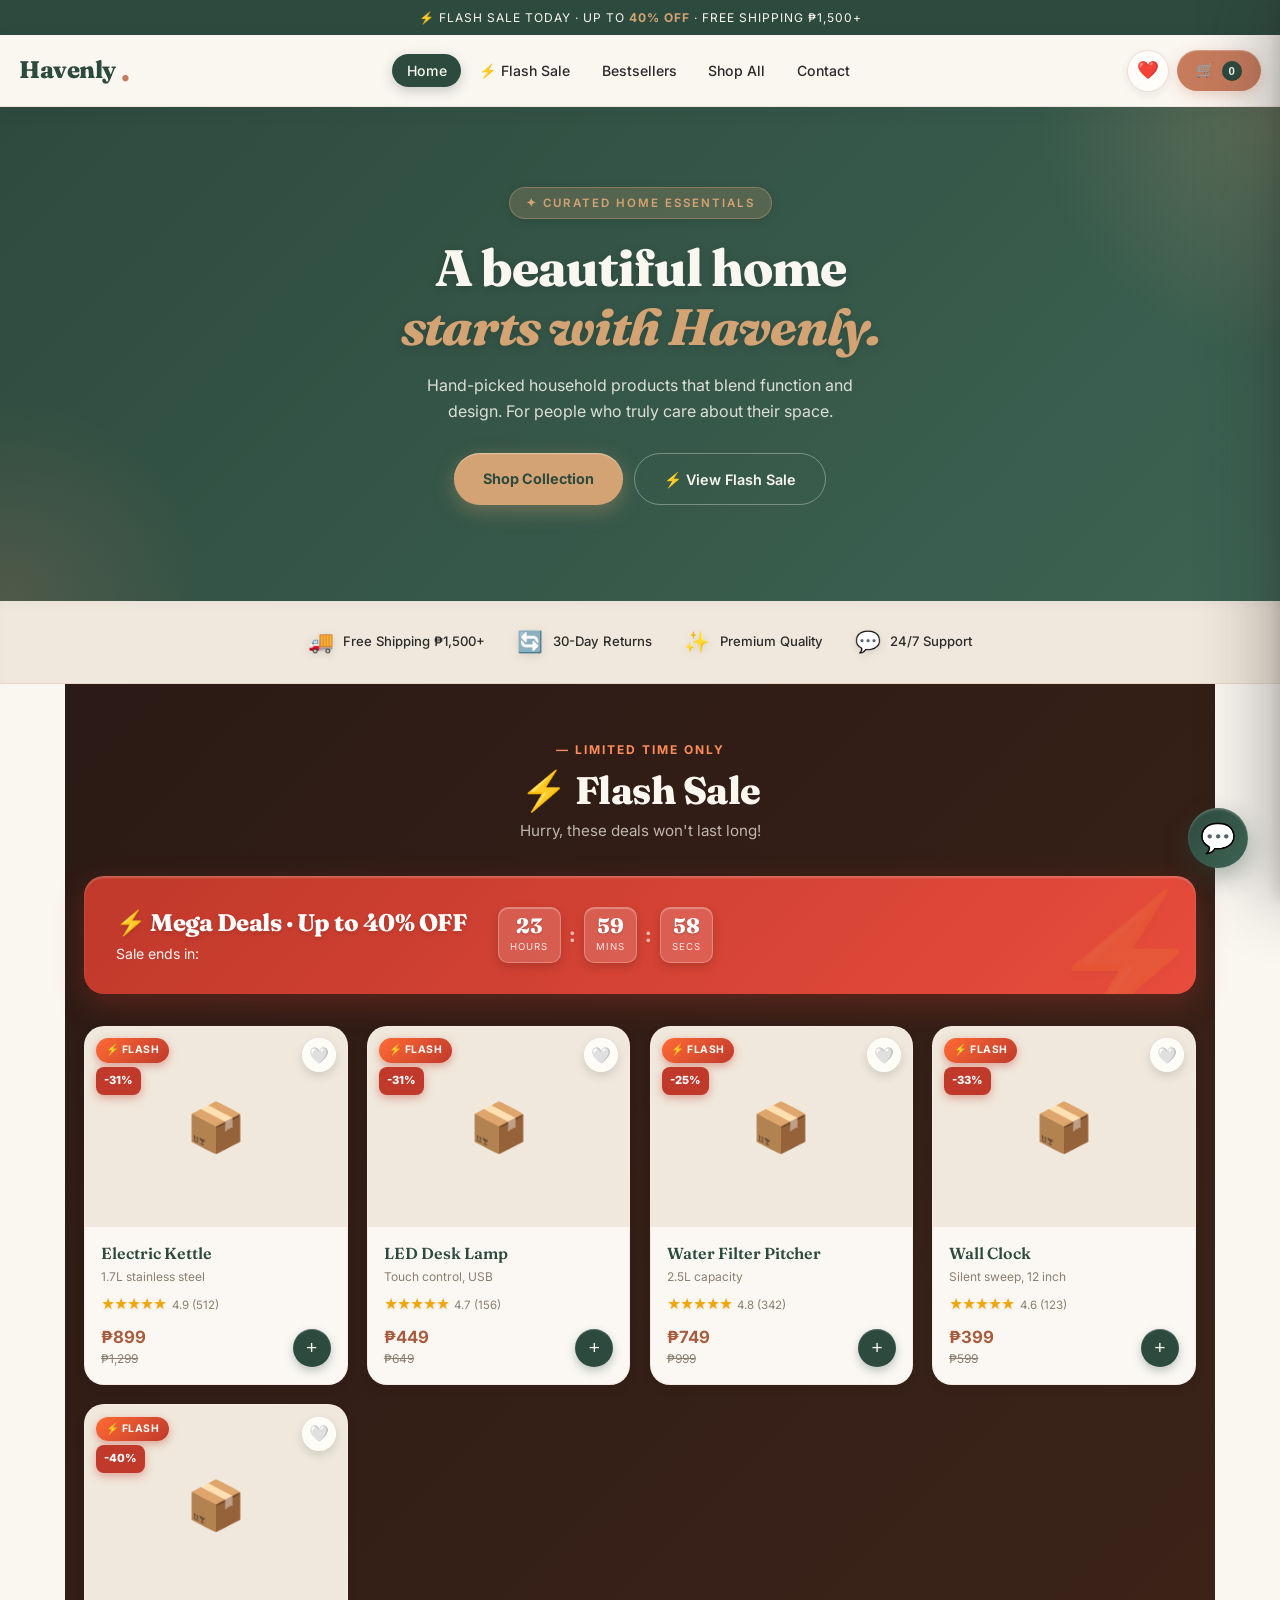
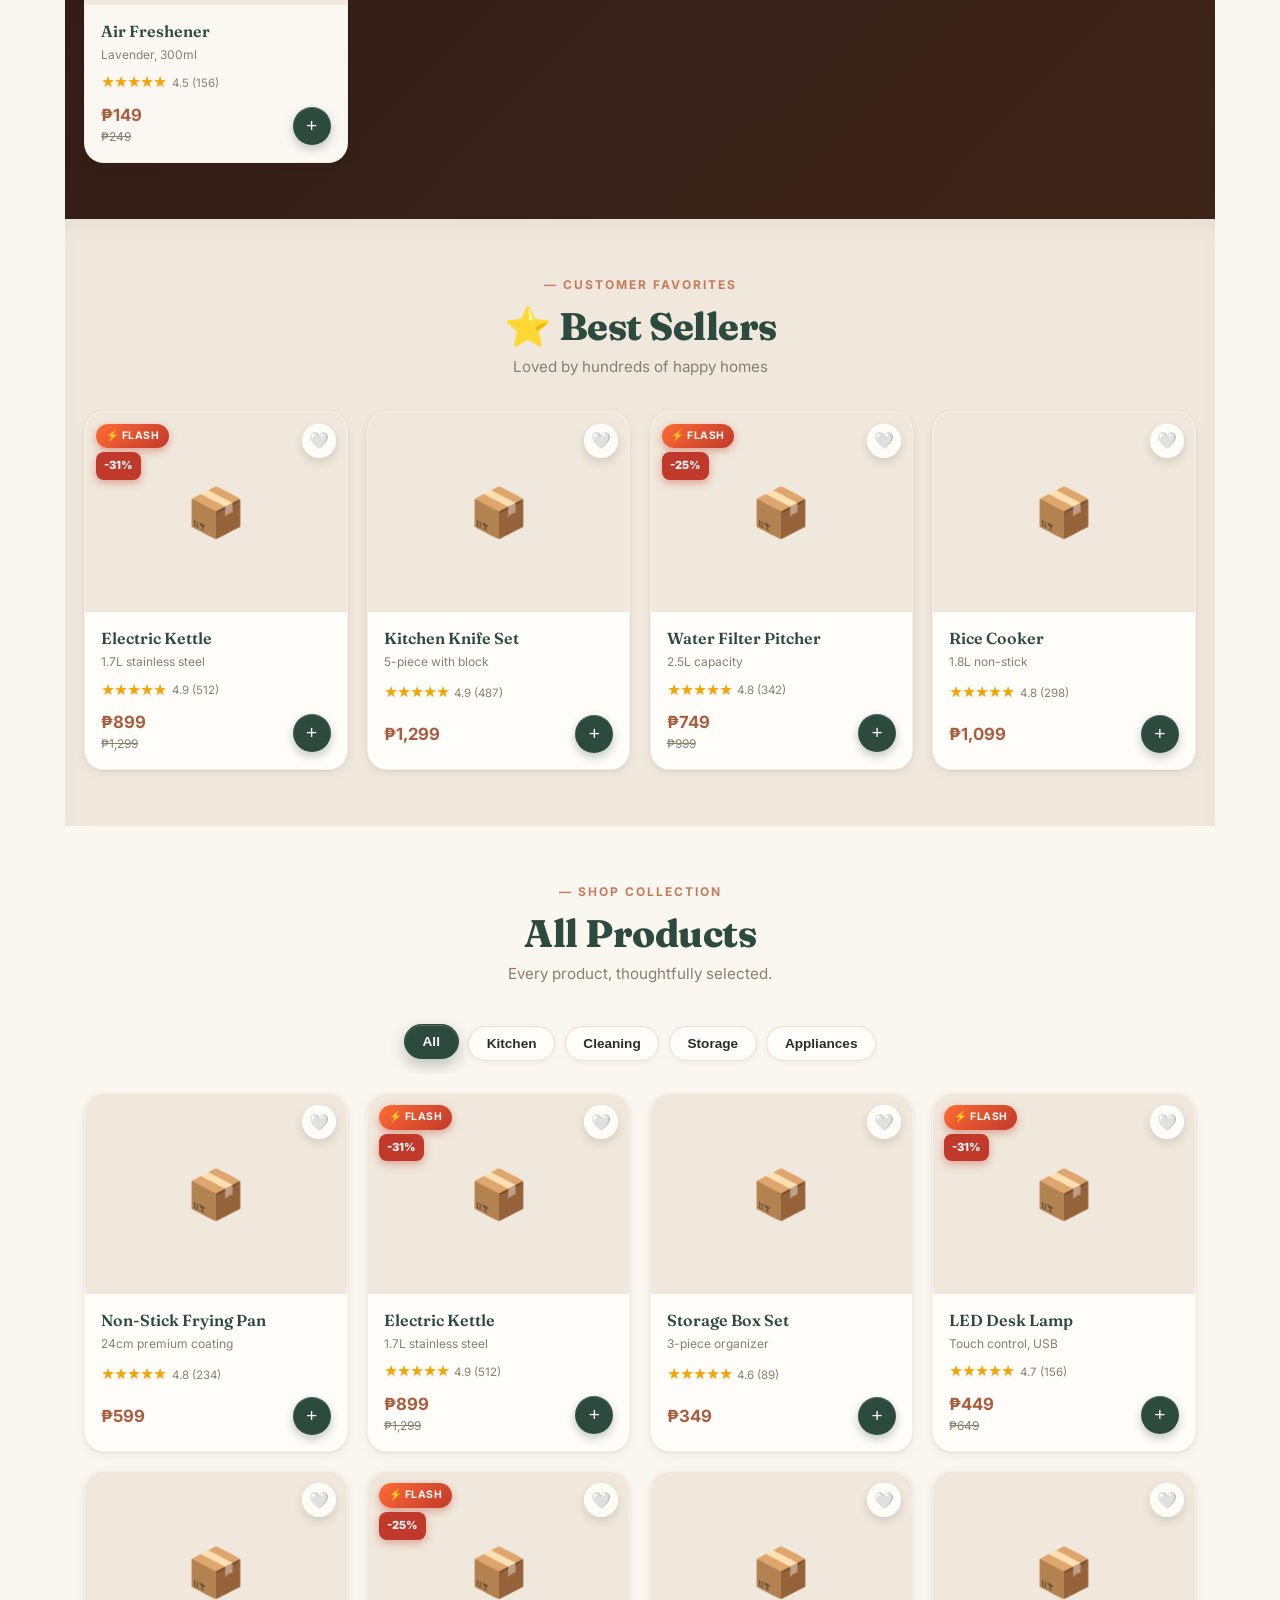
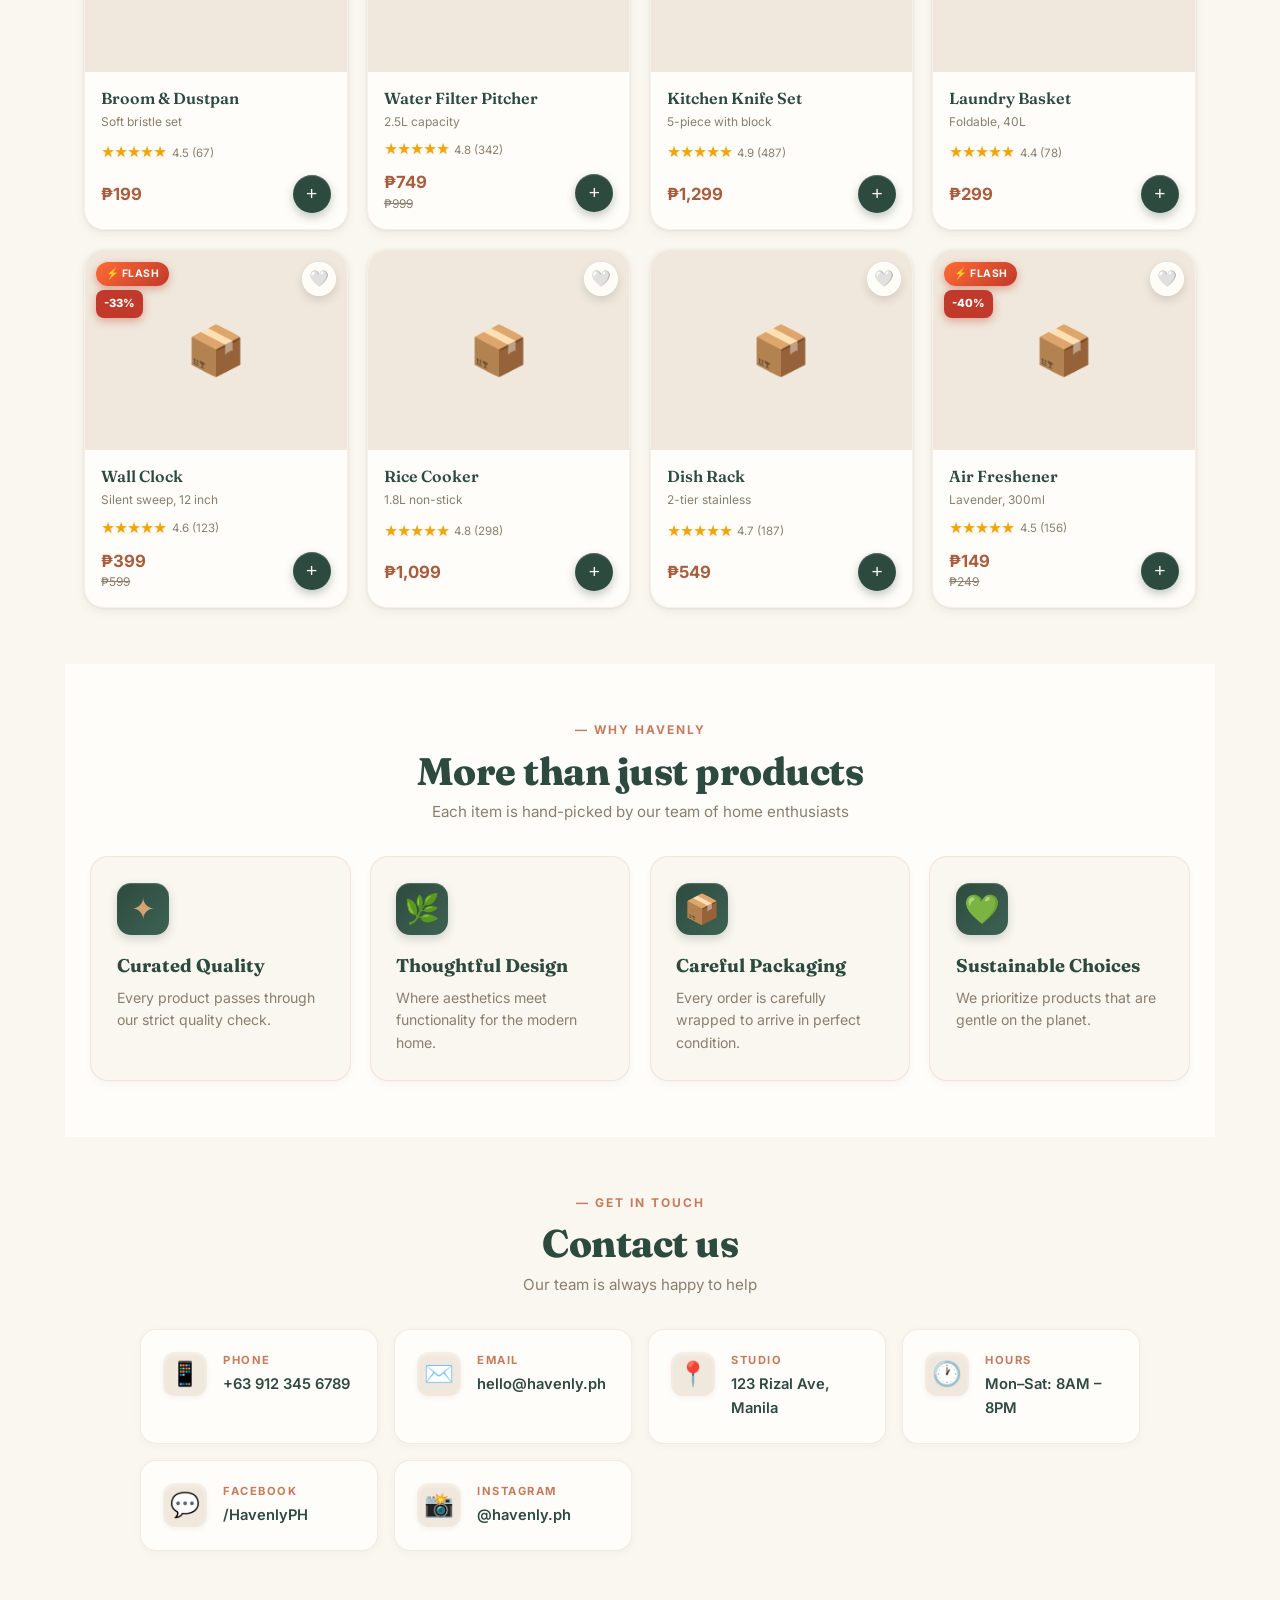
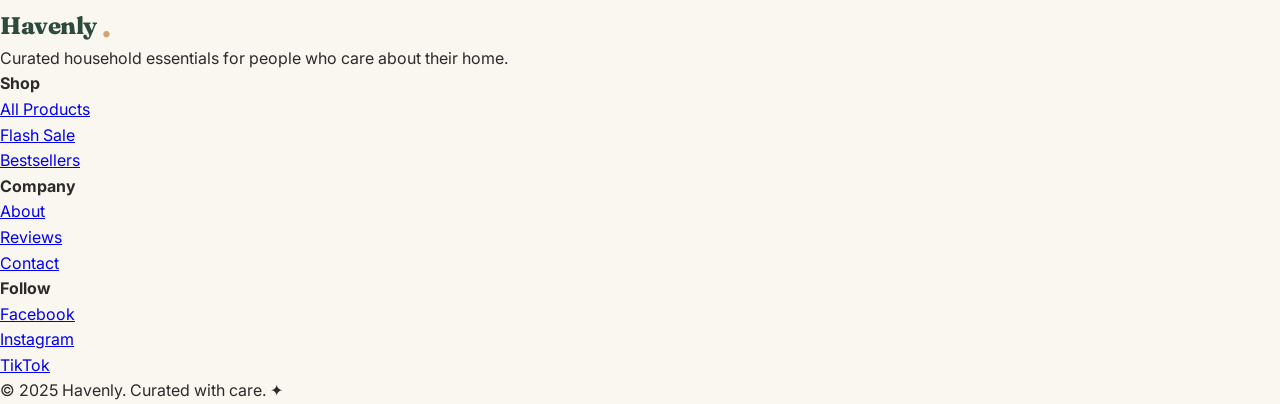
<file: website2/index.html>
<!DOCTYPE html>
<html lang="en">
<head>
<meta charset="UTF-8">
<meta name="viewport" content="width=device-width, initial-scale=1.0">
<title>Havenly — Curated Home Essentials</title>
<style>
  @import url('https://fonts.googleapis.com/css2?family=Fraunces:opsz,wght@9..144,400;9..144,600;9..144,800&family=Inter:wght@400;500;600;700&display=swap');

  * { margin: 0; padding: 0; box-sizing: border-box; }

  :root {
    --cream: #faf6f0; --sand: #f0e8dc; --clay: #c67b5c; --clay-dark: #a85d3f;
    --forest: #2d4a3e; --forest-light: #3d6353; --charcoal: #2b2b2b; --muted: #8a7f6f;
    --gold: #d4a373; --white: #fffdf9; --red: #c0392b; --star: #f0a500;
    --chat-bg: #f8f9fa;
  }

  body {
    font-family: 'Inter', sans-serif; line-height: 1.6; color: var(--charcoal);
    background: var(--cream); scroll-behavior: smooth; scroll-padding-top: 90px; overflow-x: hidden;
  }

  h1, h2, h3, .serif { font-family: 'Fraunces', Georgia, serif; }

  /* ===== TOP BAR ===== */
  .topbar { background: var(--forest); color: var(--cream); text-align: center; padding: 0.5rem 1rem; font-size: 0.75rem; letter-spacing: 1px; text-transform: uppercase; }
  .topbar strong { color: var(--gold); }

  /* ===== NAVIGATOR ===== */
  nav {
    background: rgba(250, 246, 240, 0.92); backdrop-filter: blur(12px); -webkit-backdrop-filter: blur(12px);
    padding: 0.9rem 1.2rem; display: flex; justify-content: space-between; align-items: center;
    position: sticky; top: 0; z-index: 100; border-bottom: 1px solid rgba(198, 123, 92, 0.15);
    box-shadow: 0 4px 20px rgba(43,43,43,0.05);
  }
  .logo { font-family: 'Fraunces', serif; font-size: 1.5rem; font-weight: 800; color: var(--forest); text-decoration: none; letter-spacing: -0.5px; display: flex; align-items: center; gap: 0.35rem; }
  .logo-dot { color: var(--clay); font-size: 1.8rem; line-height: 0; }

  .nav-links { display: flex; gap: 0.2rem; list-style: none; align-items: center; }
  .nav-links a { color: var(--charcoal); text-decoration: none; font-size: 0.88rem; font-weight: 500; padding: 0.5rem 0.9rem; border-radius: 100px; transition: all 0.25s; }
  .nav-links a:hover { background: var(--sand); color: var(--clay-dark); }
  .nav-links a.active { background: var(--forest); color: var(--cream); box-shadow: 0 4px 12px rgba(45,74,62,0.25); }

  .nav-right { display: flex; align-items: center; gap: 0.5rem; }

  .icon-btn {
    background: var(--white); border: 1.5px solid rgba(198,123,92,0.25); color: var(--forest);
    width: 42px; height: 42px; border-radius: 50%; cursor: pointer;
    display: flex; align-items: center; justify-content: center; font-size: 1.1rem;
    transition: all 0.2s; position: relative;
    box-shadow: 0 3px 8px rgba(43,43,43,0.08), inset 0 2px 2px rgba(255,255,255,0.8);
  }
  .icon-btn:hover { background: var(--sand); border-color: var(--clay); transform: translateY(-2px); box-shadow: 0 6px 14px rgba(43,43,43,0.12), inset 0 2px 2px rgba(255,255,255,0.8); }
  .icon-btn:active { transform: translateY(1px); box-shadow: 0 1px 2px rgba(43,43,43,0.1); }

  .icon-badge {
    position: absolute; top: -4px; right: -4px; background: var(--red); color: #fff;
    font-size: 0.65rem; font-weight: 700; min-width: 18px; height: 18px; border-radius: 50%;
    display: flex; align-items: center; justify-content: center; padding: 0 4px; border: 2px solid var(--cream);
    box-shadow: 0 2px 6px rgba(192,57,43,0.4);
  }
  .icon-badge:empty, .icon-badge[data-count="0"] { display: none; }

  .cart-btn {
    background: var(--clay); color: var(--white); border: none; padding: 0.65rem 1.2rem;
    border-radius: 100px; font-size: 0.9rem; font-weight: 600; cursor: pointer;
    display: flex; align-items: center; gap: 0.45rem; transition: all 0.25s;
    box-shadow: 0 4px 14px rgba(198, 123, 92, 0.3), inset 0 1px 1px rgba(255,255,255,0.3);
  }
  .cart-btn:hover { background: var(--clay-dark); transform: translateY(-2px); box-shadow: 0 8px 20px rgba(198, 123, 92, 0.4), inset 0 1px 1px rgba(255,255,255,0.3); }
  .cart-btn:active { transform: translateY(1px); box-shadow: 0 2px 6px rgba(198, 123, 92, 0.3); }
  .cart-count { background: var(--forest); color: var(--cream); font-size: 0.72rem; font-weight: 700; min-width: 20px; height: 20px; border-radius: 50%; display: inline-flex; align-items: center; justify-content: center; padding: 0 5px; box-shadow: inset 0 -1px 2px rgba(0,0,0,0.2); }

  .hamburger { display: none; background: none; border: none; cursor: pointer; width: 42px; height: 42px; border-radius: 10px; flex-direction: column; justify-content: center; align-items: center; gap: 5px; transition: background 0.2s; }
  .hamburger:hover { background: var(--sand); }
  .hamburger span { display: block; width: 22px; height: 2px; background: var(--forest); border-radius: 2px; transition: transform 0.3s, opacity 0.3s; }
  .hamburger.active span:nth-child(1) { transform: translateY(7px) rotate(45deg); }
  .hamburger.active span:nth-child(2) { opacity: 0; }
  .hamburger.active span:nth-child(3) { transform: translateY(-7px) rotate(-45deg); }

  /* ===== MOBILE MENU ===== */
  .mobile-menu {
    position: fixed; top: 0; right: 0; width: 78%; max-width: 320px; height: 100vh;
    background: var(--cream); z-index: 250; transform: translateX(100%);
    transition: transform 0.4s cubic-bezier(0.34, 1.56, 0.64, 1);
    box-shadow: -20px 0 60px rgba(43,43,43,0.3), -4px 0 12px rgba(43,43,43,0.1); padding: 4.5rem 1.5rem 1.5rem;
    display: flex; flex-direction: column; gap: 0.3rem;
  }
  .mobile-menu.active { transform: translateX(0); }
  .mobile-menu a { color: var(--charcoal); text-decoration: none; font-size: 1.05rem; font-weight: 600; padding: 0.9rem 1rem; border-radius: 12px; display: flex; align-items: center; gap: 0.8rem; transition: background 0.2s, color 0.2s; font-family: 'Fraunces', serif; }
  .mobile-menu a:hover, .mobile-menu a.active { background: var(--sand); color: var(--clay-dark); }
  .mobile-menu .menu-icon { font-size: 1.2rem; width: 28px; text-align: center; }
  .mobile-menu-divider { height: 1px; background: rgba(198,123,92,0.2); margin: 0.8rem 0; }
  .mobile-menu-footer { margin-top: auto; padding-top: 1rem; border-top: 1px solid rgba(198,123,92,0.2); font-size: 0.75rem; color: var(--muted); text-align: center; letter-spacing: 1px; }

  .mobile-overlay { position: fixed; inset: 0; background: rgba(43,43,43,0.5); backdrop-filter: blur(4px); -webkit-backdrop-filter: blur(4px); opacity: 0; visibility: hidden; transition: opacity 0.3s, visibility 0.3s; z-index: 240; }
  .mobile-overlay.active { opacity: 1; visibility: visible; }

  /* ===== HERO ===== */
  .hero { background: linear-gradient(135deg, var(--forest) 0%, var(--forest-light) 100%); color: var(--cream); padding: 4rem 1.5rem 5rem; text-align: center; position: relative; overflow: hidden; }
  .hero::before { content: ''; position: absolute; top: -50%; right: -20%; width: 500px; height: 500px; background: radial-gradient(circle, rgba(212,163,115,0.25), transparent 70%); border-radius: 50%; }
  .hero::after { content: ''; position: absolute; bottom: -40%; left: -15%; width: 400px; height: 400px; background: radial-gradient(circle, rgba(198,123,92,0.2), transparent 70%); border-radius: 50%; }
  .hero-content { position: relative; z-index: 1; max-width: 640px; margin: 0 auto; }
  .hero-badge { display: inline-block; background: rgba(212,163,115,0.2); color: var(--gold); border: 1px solid rgba(212,163,115,0.4); padding: 0.35rem 1rem; border-radius: 100px; font-size: 0.72rem; letter-spacing: 2px; text-transform: uppercase; margin-bottom: 1.3rem; font-weight: 600; box-shadow: 0 2px 10px rgba(0,0,0,0.1); }
  .hero h1 { font-size: 2.4rem; line-height: 1.15; margin-bottom: 1rem; font-weight: 800; letter-spacing: -1px; text-shadow: 0 2px 10px rgba(0,0,0,0.15); }
  .hero h1 em { font-style: italic; color: var(--gold); }
  .hero p { font-size: 1rem; opacity: 0.85; margin-bottom: 1.8rem; max-width: 480px; margin-left: auto; margin-right: auto; }
  .hero-buttons { display: flex; gap: 0.7rem; justify-content: center; flex-wrap: wrap; }
  .hero-btn-primary { background: var(--gold); color: var(--forest); padding: 0.85rem 1.8rem; border-radius: 100px; text-decoration: none; font-weight: 700; font-size: 0.9rem; transition: all 0.2s; box-shadow: 0 6px 20px rgba(212,163,115,0.35), inset 0 1px 1px rgba(255,255,255,0.4); }
  .hero-btn-primary:hover { background: #e0b285; transform: translateY(-3px); box-shadow: 0 10px 25px rgba(212,163,115,0.45), inset 0 1px 1px rgba(255,255,255,0.4); }
  .hero-btn-secondary { background: transparent; color: var(--cream); padding: 0.85rem 1.8rem; border-radius: 100px; text-decoration: none; font-weight: 600; font-size: 0.9rem; border: 1.5px solid rgba(250,246,240,0.35); transition: all 0.2s; }
  .hero-btn-secondary:hover { background: rgba(250,246,240,0.1); border-color: rgba(250,246,240,0.6); transform: translateY(-3px); }

  /* ===== TRUST BAR ===== */
  .trust-bar { background: var(--sand); padding: 1.5rem 1.2rem; display: flex; justify-content: center; gap: 2rem; flex-wrap: wrap; border-bottom: 1px solid rgba(198,123,92,0.15); box-shadow: inset 0 4px 10px rgba(43,43,43,0.03); }
  .trust-item { display: flex; align-items: center; gap: 0.6rem; font-size: 0.82rem; color: var(--charcoal); font-weight: 500; }
  .trust-item span:first-child { font-size: 1.3rem; filter: drop-shadow(0 2px 4px rgba(0,0,0,0.1)); }

  /* ===== SECTION ===== */
  section { padding: 3.5rem 1.2rem; max-width: 1150px; margin: 0 auto; }
  .section-head { text-align: center; margin-bottom: 2rem; }
  .section-eyebrow { color: var(--clay); font-size: 0.75rem; letter-spacing: 2px; text-transform: uppercase; font-weight: 700; margin-bottom: 0.5rem; }
  .section-title { font-size: 2rem; color: var(--forest); line-height: 1.2; font-weight: 800; letter-spacing: -0.5px; }
  .section-sub { color: var(--muted); font-size: 0.95rem; margin-top: 0.4rem; }

  /* ===== FLASH SALE BANNER ===== */
  .flash-banner { background: linear-gradient(135deg, var(--red), #e74c3c); color: #fff; padding: 1.5rem 1.2rem; border-radius: 20px; margin-bottom: 2rem; display: flex; flex-direction: column; gap: 1rem; position: relative; overflow: hidden; box-shadow: 0 10px 30px rgba(192, 57, 43, 0.3), inset 0 2px 2px rgba(255,255,255,0.2); }
  .flash-banner::before { content: '⚡'; position: absolute; right: -10px; top: -20px; font-size: 8rem; opacity: 0.1; text-shadow: 0 4px 10px rgba(0,0,0,0.2); }
  .flash-banner-content { display: flex; flex-direction: column; gap: 0.8rem; position: relative; z-index: 1; }
  .flash-banner h3 { font-family: 'Fraunces', serif; font-size: 1.5rem; font-weight: 800; letter-spacing: -0.5px; text-shadow: 0 2px 4px rgba(0,0,0,0.15); }
  .flash-banner p { font-size: 0.88rem; opacity: 0.95; }
  .countdown { display: flex; gap: 0.5rem; align-items: center; }
  .countdown-box { background: rgba(255,255,255,0.15); backdrop-filter: blur(10px); border-radius: 10px; padding: 0.5rem 0.7rem; text-align: center; min-width: 52px; border: 1px solid rgba(255,255,255,0.25); box-shadow: 0 4px 10px rgba(0,0,0,0.15), inset 0 1px 1px rgba(255,255,255,0.3); }
  .countdown-num { font-family: 'Fraunces', serif; font-size: 1.3rem; font-weight: 800; line-height: 1; text-shadow: 0 1px 2px rgba(0,0,0,0.2); }
  .countdown-label { font-size: 0.6rem; text-transform: uppercase; letter-spacing: 1px; opacity: 0.85; margin-top: 0.15rem; }
  .countdown-sep { font-size: 1.3rem; font-weight: 800; opacity: 0.6; text-shadow: 0 1px 2px rgba(0,0,0,0.2); }

  /* ===== CATEGORIES ===== */
  .category-bar { display: flex; gap: 0.6rem; overflow-x: auto; padding: 0.5rem 0 0.8rem; margin-bottom: 1.2rem; -webkit-overflow-scrolling: touch; justify-content: center; }
  .category-bar::-webkit-scrollbar { height: 0; }
  .cat-chip { background: var(--white); border: 1.5px solid rgba(198,123,92,0.25); color: var(--charcoal); padding: 0.55rem 1.1rem; border-radius: 100px; font-size: 0.85rem; font-weight: 600; cursor: pointer; white-space: nowrap; transition: all 0.25s; box-shadow: 0 2px 6px rgba(43,43,43,0.05); }
  .cat-chip:hover { border-color: var(--clay); color: var(--clay-dark); box-shadow: 0 4px 10px rgba(43,43,43,0.08); }
  .cat-chip.active { background: var(--forest); border-color: var(--forest); color: var(--cream); box-shadow: 0 6px 15px rgba(45,74,62,0.3), inset 0 1px 1px rgba(255,255,255,0.2); transform: translateY(-2px); }

  /* ===== PRODUCT GRID ===== */
  .products { display: grid; grid-template-columns: repeat(auto-fill, minmax(165px, 1fr)); gap: 1.2rem; }
  .product { background: var(--white); border-radius: 20px; overflow: hidden; border: 1px solid rgba(198,123,92,0.1); transition: all 0.3s; display: flex; flex-direction: column; position: relative; box-shadow: 0 4px 12px rgba(43,43,43,0.05), 0 1px 3px rgba(43,43,43,0.08); }
  .product:hover { transform: translateY(-8px); box-shadow: 0 20px 40px rgba(43,43,43,0.12), 0 4px 12px rgba(43,43,43,0.08); border-color: rgba(198,123,92,0.3); }

  .product-badge { position: absolute; top: 0.7rem; left: 0.7rem; background: var(--clay); color: var(--white); font-size: 0.65rem; font-weight: 700; padding: 0.25rem 0.6rem; border-radius: 100px; letter-spacing: 0.5px; z-index: 2; text-transform: uppercase; box-shadow: 0 3px 8px rgba(198,123,92,0.4); }
  .product-badge.flash { background: linear-gradient(135deg, #ff6b35, var(--red)); box-shadow: 0 3px 8px rgba(192,57,43,0.4); }

  .discount-tag { position: absolute; top: 0.7rem; left: 0.7rem; background: var(--red); color: #fff; font-size: 0.7rem; font-weight: 800; padding: 0.3rem 0.5rem; border-radius: 8px; z-index: 2; box-shadow: 0 3px 10px rgba(192,57,43,0.4); }
  .discount-tag.with-badge { top: 2.5rem; }

  .product-img-wrap { width: 100%; height: 170px; overflow: hidden; background: var(--sand); cursor: pointer; position: relative; }
  .product-img { width: 100%; height: 100%; object-fit: cover; display: block; transition: transform 0.5s; }
  .product:hover .product-img { transform: scale(1.08); }

  .wishlist-btn { position: absolute; top: 0.7rem; right: 0.7rem; background: rgba(255,253,249,0.95); border: none; width: 34px; height: 34px; border-radius: 50%; cursor: pointer; display: flex; align-items: center; justify-content: center; font-size: 1rem; z-index: 3; transition: all 0.2s; box-shadow: 0 4px 10px rgba(43,43,43,0.15), inset 0 1px 1px rgba(255,255,255,0.8); }
  .wishlist-btn:hover { transform: scale(1.15); background: var(--white); box-shadow: 0 6px 15px rgba(43,43,43,0.2); }
  .wishlist-btn:active { transform: scale(0.95); }
  .wishlist-btn.active { background: var(--red); box-shadow: 0 4px 12px rgba(192,57,43,0.4); }
  .wishlist-btn.active::after { content: '❤️'; }
  .wishlist-btn:not(.active)::after { content: '🤍'; }

  .product-info { padding: 1rem; display: flex; flex-direction: column; flex: 1; }
  .product-name { font-family: 'Fraunces', serif; font-size: 1rem; font-weight: 600; color: var(--forest); margin-bottom: 0.2rem; line-height: 1.3; cursor: pointer; }
  .product-name:hover { color: var(--clay-dark); }
  .product-desc { font-size: 0.75rem; color: var(--muted); margin-bottom: 0.5rem; flex: 1; }

  .product-rating { display: flex; align-items: center; gap: 0.35rem; margin-bottom: 0.7rem; font-size: 0.78rem; }
  .stars-display { display: inline-flex; gap: 1px; color: var(--star); font-size: 0.85rem; letter-spacing: -1px; filter: drop-shadow(0 1px 1px rgba(0,0,0,0.1)); }
  .stars-display .empty { color: #ddd; }
  .rating-count { color: var(--muted); font-size: 0.72rem; }

  .product-bottom { display: flex; align-items: center; justify-content: space-between; gap: 0.5rem; margin-top: auto; }
  .price-block { display: flex; flex-direction: column; }
  .product-price { font-size: 1.05rem; font-weight: 700; color: var(--clay-dark); line-height: 1.2; }
  .old-price { font-size: 0.75rem; color: var(--muted); text-decoration: line-through; margin-top: 0.1rem; }

  .add-btn { background: var(--forest); color: var(--cream); border: none; width: 38px; height: 38px; border-radius: 50%; font-size: 1.2rem; cursor: pointer; display: flex; align-items: center; justify-content: center; transition: all 0.2s; flex-shrink: 0; box-shadow: 0 4px 10px rgba(45,74,62,0.3), inset 0 1px 1px rgba(255,255,255,0.2); }
  .add-btn:hover { background: var(--clay); transform: rotate(90deg) scale(1.1); box-shadow: 0 6px 15px rgba(198,123,92,0.4); }
  .add-btn:active { transform: rotate(90deg) scale(0.95); }

  /* ===== FLASH SECTION ===== */
  .flash-section { background: linear-gradient(135deg, #2b1a15, #3d2419); color: var(--cream); padding: 3.5rem 1.2rem; }
  .flash-section-inner { max-width: 1150px; margin: 0 auto; }
  .flash-section .section-title { color: var(--cream); }
  .flash-section .section-eyebrow { color: #ff8c5a; }
  .flash-section .product { background: rgba(255,253,249,0.98); }

  /* ===== BEST SELLER SECTION ===== */
  .bestseller-section { background: var(--sand); padding: 3.5rem 1.2rem; box-shadow: inset 0 10px 20px rgba(43,43,43,0.03); }
  .bestseller-inner { max-width: 1150px; margin: 0 auto; }

  /* ===== ABOUT ===== */
  .about-section { background: var(--white); padding: 3.5rem 1.2rem; }
  .about-inner { max-width: 1100px; margin: 0 auto; }
  .features-grid { display: grid; grid-template-columns: repeat(auto-fit, minmax(220px, 1fr)); gap: 1.2rem; margin-top: 2rem; }
  .feature { background: var(--cream); border-radius: 18px; padding: 1.6rem; border: 1px solid rgba(198,123,92,0.15); transition: all 0.3s; box-shadow: 0 4px 10px rgba(43,43,43,0.03); }
  .feature:hover { transform: translateY(-5px); box-shadow: 0 10px 25px rgba(43,43,43,0.08); border-color: rgba(198,123,92,0.3); }
  .feature-icon { font-size: 1.8rem; width: 52px; height: 52px; background: linear-gradient(135deg, var(--forest), var(--forest-light)); border-radius: 14px; display: flex; align-items: center; justify-content: center; margin-bottom: 1rem; color: var(--gold); box-shadow: 0 4px 10px rgba(45,74,62,0.2), inset 0 1px 1px rgba(255,255,255,0.2); }
  .feature h3 { font-family: 'Fraunces', serif; font-size: 1.15rem; color: var(--forest); margin-bottom: 0.4rem; }
  .feature p { font-size: 0.88rem; color: var(--muted); }

  /* ===== TESTIMONIALS ===== */
  .testimonial-section { background: var(--forest); color: var(--cream); padding: 3.5rem 1.2rem; box-shadow: inset 0 10px 30px rgba(0,0,0,0.2); }
  .testimonial-inner { max-width: 1000px; margin: 0 auto; }
  .testimonial-section .section-title { color: var(--cream); }
  .testimonial-section .section-eyebrow { color: var(--gold); }
  .testimonial-grid { display: grid; grid-template-columns: repeat(auto-fit, minmax(260px, 1fr)); gap: 1.2rem; margin-top: 2rem; }
  .testimonial { background: rgba(250,246,240,0.06); border: 1px solid rgba(250,246,240,0.12); border-radius: 18px; padding: 1.5rem; position: relative; box-shadow: 0 4px 12px rgba(0,0,0,0.15), inset 0 1px 1px rgba(255,255,255,0.05); transition: transform 0.2s; }
  .testimonial:hover { transform: translateY(-4px); background: rgba(250,246,240,0.08); }
  .testimonial::before { content: '"'; font-family: 'Fraunces', serif; font-size: 4rem; color: var(--gold); opacity: 0.4; position: absolute; top: 0.2rem; right: 1rem; line-height: 1; text-shadow: 0 2px 4px rgba(0,0,0,0.2); }
  .testimonial-text { font-size: 0.92rem; color: rgba(250,246,240,0.9); margin-bottom: 1rem; line-height: 1.6; }
  .testimonial-author { display: flex; align-items: center; gap: 0.7rem; }
  .testimonial-avatar { width: 40px; height: 40px; border-radius: 50%; background: linear-gradient(135deg, var(--gold), var(--clay)); display: flex; align-items: center; justify-content: center; font-weight: 700; color: var(--forest); font-size: 0.9rem; box-shadow: 0 3px 8px rgba(0,0,0,0.2); }
  .testimonial-name { font-size: 0.88rem; font-weight: 600; color: var(--cream); }
  .testimonial-role { font-size: 0.75rem; color: rgba(250,246,240,0.6); }
  .testimonial-stars { color: var(--gold); font-size: 0.85rem; margin-bottom: 0.6rem; letter-spacing: 2px; text-shadow: 0 1px 2px rgba(0,0,0,0.2); }

  /* ===== NEWSLETTER ===== */
  .newsletter { background: linear-gradient(135deg, var(--clay), var(--clay-dark)); padding: 3rem 1.5rem; text-align: center; color: var(--white); box-shadow: 0 10px 30px rgba(192,57,43,0.15); position: relative; z-index: 2; }
  .newsletter-inner { max-width: 540px; margin: 0 auto; }
  .newsletter h2 { font-size: 1.7rem; margin-bottom: 0.5rem; font-weight: 800; text-shadow: 0 2px 4px rgba(0,0,0,0.15); }
  .newsletter p { opacity: 0.9; margin-bottom: 1.5rem; font-size: 0.92rem; }
  .newsletter-form { display: flex; gap: 0.5rem; background: rgba(0,0,0,0.15); padding: 0.4rem; border-radius: 100px; max-width: 420px; margin: 0 auto; box-shadow: inset 0 2px 5px rgba(0,0,0,0.1); }
  .newsletter-form input { flex: 1; background: transparent; border: none; padding: 0.7rem 1.2rem; color: var(--white); font-size: 0.9rem; font-family: inherit; outline: none; }
  .newsletter-form input::placeholder { color: rgba(255,255,255,0.6); }
  .newsletter-form button { background: var(--forest); color: var(--cream); border: none; padding: 0.7rem 1.4rem; border-radius: 100px; font-weight: 700; font-size: 0.85rem; cursor: pointer; transition: all 0.2s; white-space: nowrap; box-shadow: 0 4px 10px rgba(0,0,0,0.2), inset 0 1px 1px rgba(255,255,255,0.2); }
  .newsletter-form button:hover { background: var(--forest-light); transform: translateY(-2px); box-shadow: 0 6px 15px rgba(0,0,0,0.3); }
  .newsletter-form button:active { transform: translateY(0); box-shadow: 0 2px 5px rgba(0,0,0,0.2); }

  /* ===== CONTACT ===== */
  .contact-section { background: var(--cream); padding: 3.5rem 1.2rem; }
  .contact-inner { max-width: 1000px; margin: 0 auto; }
  .contact-grid { display: grid; grid-template-columns: repeat(auto-fit, minmax(220px, 1fr)); gap: 1rem; margin-top: 2rem; }
  .contact-card { background: var(--white); border: 1px solid rgba(198,123,92,0.15); padding: 1.4rem; border-radius: 16px; display: flex; gap: 1rem; align-items: flex-start; transition: all 0.3s; box-shadow: 0 2px 8px rgba(43,43,43,0.04); }
  .contact-card:hover { transform: translateY(-4px); box-shadow: 0 12px 28px rgba(43,43,43,0.08), 0 2px 8px rgba(43,43,43,0.04); border-color: rgba(198,123,92,0.3); }
  .contact-icon { font-size: 1.5rem; width: 44px; height: 44px; background: var(--sand); border-radius: 12px; display: flex; align-items: center; justify-content: center; flex-shrink: 0; box-shadow: inset 0 2px 4px rgba(255,255,255,0.5), 0 2px 5px rgba(43,43,43,0.05); }
  .contact-label { font-size: 0.7rem; color: var(--clay); text-transform: uppercase; letter-spacing: 1.5px; margin-bottom: 0.2rem; font-weight: 700; }
  .contact-value { font-size: 0.92rem; font-weight: 600; color: var(--forest); word-break: break-word; }
  .contact-value a { color: var(--forest); text-decoration: none; }
  .contact-value a:hover { color: var(--clay); text-decoration: underline; }

  /* =========================================
     PANELS (CART & WISHLIST) - CENTER POP-UP
     ========================================= */
  .panel-overlay { 
    position: fixed; inset: 0; background: rgba(43,43,43,0.6); 
    backdrop-filter: blur(8px); -webkit-backdrop-filter: blur(8px); 
    opacity: 0; visibility: hidden; transition: opacity 0.3s, visibility 0.3s; z-index: 400; 
  }
  .panel-overlay.active { opacity: 1; visibility: visible; }

  .side-panel {
    position: fixed; top: 50%; left: 50%; 
    transform: translate(-50%, -50%) scale(0.85);
    width: calc(100% - 2rem); max-width: 420px; max-height: 85vh;
    background: var(--white); z-index: 450; display: flex; flex-direction: column;
    border-radius: 24px; opacity: 0; visibility: hidden;
    transition: transform 0.4s cubic-bezier(0.34, 1.56, 0.64, 1), opacity 0.3s, visibility 0.3s;
    box-shadow: 0 2px 4px rgba(43,43,43,0.06), 0 12px 24px rgba(43,43,43,0.12),
                0 30px 60px rgba(43,43,43,0.2), 0 50px 100px rgba(43,43,43,0.15);
    overflow: hidden; border: 1px solid rgba(255,255,255,0.6);
  }
  
  .side-panel.active { 
    transform: translate(-50%, -50%) scale(1);
    opacity: 1; visibility: visible; 
  }

  .panel-header { padding: 1.2rem 1.4rem; color: var(--cream); display: flex; justify-content: space-between; align-items: center; flex-shrink: 0; position: relative; z-index: 2; box-shadow: 0 4px 15px rgba(0,0,0,0.1); }
  .cart-header-bg { background: var(--forest); }
  .wishlist-header-bg { background: var(--clay-dark); }
  .panel-header h2 { font-size: 1.2rem; font-weight: 600; display: flex; align-items: center; gap: 0.5rem; text-shadow: 0 1px 2px rgba(0,0,0,0.2); }

  .close-btn { background: rgba(250,246,240,0.15); border: none; color: var(--cream); width: 34px; height: 34px; border-radius: 50%; font-size: 1rem; cursor: pointer; display: flex; align-items: center; justify-content: center; transition: all 0.2s; box-shadow: inset 0 1px 1px rgba(255,255,255,0.2); }
  .close-btn:hover { background: rgba(250,246,240,0.3); transform: rotate(90deg) scale(1.05); }
  .close-btn:active { transform: rotate(90deg) scale(0.95); }

  .panel-items { flex: 1; overflow-y: auto; padding: 1.2rem; background: var(--cream); }
  .panel-empty { text-align: center; color: var(--muted); padding: 2.5rem 1rem; }
  .panel-empty-icon { font-size: 3.5rem; margin-bottom: 0.8rem; filter: drop-shadow(0 4px 8px rgba(0,0,0,0.1)); }

  .panel-item { display: flex; align-items: center; gap: 0.9rem; padding: 0.9rem; margin-bottom: 0.8rem; background: var(--white); border-radius: 16px; border: 1px solid rgba(198,123,92,0.15); box-shadow: 0 2px 4px rgba(43,43,43,0.04), 0 8px 16px rgba(43,43,43,0.06), 0 1px 2px rgba(43,43,43,0.1); transition: all 0.3s cubic-bezier(0.34, 1.56, 0.64, 1); position: relative; }
  .panel-item:hover { transform: translateY(-4px); box-shadow: 0 4px 8px rgba(43,43,43,0.06), 0 12px 24px rgba(43,43,43,0.1), 0 2px 4px rgba(43,43,43,0.1); border-color: rgba(198,123,92,0.3); }
  
  .panel-item-img { width: 62px; height: 62px; border-radius: 14px; object-fit: cover; background: var(--sand); flex-shrink: 0; box-shadow: 0 4px 8px rgba(43,43,43,0.12), inset 0 1px 1px rgba(255,255,255,0.5); }
  .panel-item-info { flex: 1; min-width: 0; }
  .panel-item-name { font-family: 'Fraunces', serif; font-size: 0.95rem; font-weight: 700; color: var(--forest); white-space: nowrap; overflow: hidden; text-overflow: ellipsis; }
  .panel-item-price { font-size: 0.85rem; color: var(--clay-dark); font-weight: 800; margin-top: 0.1rem; }

  .qty-controls { display: flex; align-items: center; gap: 0.5rem; margin-top: 0.5rem; }
  .qty-btn { width: 28px; height: 28px; border-radius: 8px; border: 1px solid rgba(198,123,92,0.4); background: var(--white); cursor: pointer; font-weight: bold; color: var(--forest); display: flex; align-items: center; justify-content: center; transition: all 0.2s; box-shadow: 0 2px 4px rgba(43,43,43,0.1), inset 0 1px 1px rgba(255,255,255,0.8); }
  .qty-btn:hover { background: var(--sand); transform: translateY(-2px); box-shadow: 0 4px 8px rgba(43,43,43,0.15); }
  .qty-btn:active { transform: translateY(1px); box-shadow: inset 0 2px 4px rgba(0,0,0,0.1); }
  .qty-num { font-size: 0.95rem; font-weight: 800; min-width: 20px; text-align: center; color: var(--forest); text-shadow: 0 1px 1px rgba(255,255,255,0.5); }
  
  .remove-btn { background: var(--white); border: 1px solid rgba(192,57,43,0.2); color: var(--red); width: 32px; height: 32px; border-radius: 50%; font-size: 0.9rem; cursor: pointer; padding: 0; flex-shrink: 0; display: flex; align-items: center; justify-content: center; transition: all 0.2s; box-shadow: 0 2px 5px rgba(192,57,43,0.1); }
  .remove-btn:hover { background: #fff5f5; transform: scale(1.1) rotate(10deg); box-shadow: 0 4px 10px rgba(192,57,43,0.2); }
  .remove-btn:active { transform: scale(0.95); box-shadow: none; }

  .wishlist-add-btn { background: var(--forest); color: var(--white); border: none; padding: 0.5rem 1rem; border-radius: 8px; font-size: 0.75rem; font-weight: 700; cursor: pointer; margin-top: 0.6rem; display: inline-block; transition: all 0.2s; box-shadow: 0 4px 8px rgba(45,74,62,0.3), inset 0 1px 1px rgba(255,255,255,0.2); }
  .wishlist-add-btn:hover { background: var(--forest-light); transform: translateY(-2px); box-shadow: 0 6px 12px rgba(45,74,62,0.4); }
  .wishlist-add-btn:active { transform: translateY(1px); box-shadow: 0 2px 4px rgba(45,74,62,0.2); }

  .panel-footer { padding: 1.2rem 1.4rem; border-top: 1px solid rgba(198,123,92,0.15); background: var(--white); flex-shrink: 0; box-shadow: 0 -4px 15px rgba(0,0,0,0.03); }
  .panel-total { display: flex; justify-content: space-between; font-size: 1.15rem; font-weight: 800; margin-bottom: 1rem; color: var(--forest); font-family: 'Fraunces', serif; }
  .checkout-btn { width: 100%; background: var(--clay); color: var(--white); border: none; padding: 1rem; border-radius: 100px; font-size: 0.95rem; font-weight: 700; cursor: pointer; transition: all 0.2s; box-shadow: 0 6px 18px rgba(198,123,92,0.35), inset 0 1px 1px rgba(255,255,255,0.3); }
  .checkout-btn:hover { background: var(--clay-dark); transform: translateY(-2px); box-shadow: 0 10px 24px rgba(198,123,92,0.45), inset 0 1px 1px rgba(255,255,255,0.3); }
  .checkout-btn:active { transform: translateY(1px); box-shadow: 0 2px 6px rgba(198,123,92,0.35); }
  .checkout-btn:disabled { background: #ccc; box-shadow: none; cursor: not-allowed; transform: none; }

  /* ===== PRODUCT MODAL ===== */
  .product-modal {
    position: fixed; top: 50%; left: 50%; transform: translate(-50%, -50%) scale(0.85);
    width: calc(100% - 2rem); max-width: 720px; max-height: 90vh; background: var(--white);
    border-radius: 24px; z-index: 450; opacity: 0; visibility: hidden;
    transition: transform 0.4s cubic-bezier(0.34, 1.56, 0.64, 1), opacity 0.3s, visibility 0.3s;
    box-shadow: 0 2px 4px rgba(43,43,43,0.06), 0 8px 16px rgba(43,43,43,0.08),
                0 20px 40px rgba(43,43,43,0.15), 0 40px 80px rgba(43,43,43,0.2),
                0 80px 120px rgba(43,43,43,0.25);
    overflow: hidden; display: flex; flex-direction: column;
  }
  .product-modal.active { transform: translate(-50%, -50%) scale(1); opacity: 1; visibility: visible; }
  
  .modal-close { position: absolute; top: 1rem; right: 1rem; background: var(--white); border: none; width: 38px; height: 38px; border-radius: 50%; font-size: 1.1rem; cursor: pointer; display: flex; align-items: center; justify-content: center; z-index: 10; box-shadow: 0 4px 12px rgba(43,43,43,0.15); transition: all 0.2s; color: var(--charcoal); }
  .modal-close:hover { background: var(--sand); transform: rotate(90deg) scale(1.1); box-shadow: 0 6px 15px rgba(43,43,43,0.2); }
  .modal-close:active { transform: rotate(90deg) scale(0.95); }
  
  .modal-body { overflow-y: auto; display: flex; flex-direction: column; }
  .modal-image-wrap { width: 100%; height: 260px; background: var(--sand); overflow: hidden; flex-shrink: 0; box-shadow: inset 0 -5px 15px rgba(0,0,0,0.05); }
  .modal-image { width: 100%; height: 100%; object-fit: cover; display: block; }
  .modal-info { padding: 1.5rem; background: var(--white); }
  .modal-category { display: inline-block; font-size: 0.7rem; color: var(--clay); text-transform: uppercase; letter-spacing: 1.5px; font-weight: 700; margin-bottom: 0.5rem; }
  .modal-name { font-family: 'Fraunces', serif; font-size: 1.6rem; font-weight: 800; color: var(--forest); line-height: 1.2; margin-bottom: 0.4rem; }
  .modal-desc { color: var(--muted); font-size: 0.92rem; margin-bottom: 1rem; }
  .modal-rating-row { display: flex; align-items: center; gap: 0.6rem; padding-bottom: 1rem; margin-bottom: 1rem; border-bottom: 1px solid rgba(198,123,92,0.15); }
  .modal-stars { color: var(--star); font-size: 1.1rem; letter-spacing: -1px; filter: drop-shadow(0 1px 1px rgba(0,0,0,0.1)); }
  .modal-stars .empty { color: #ddd; }
  .modal-rating-num { font-weight: 700; color: var(--forest); font-size: 1rem; }
  .modal-rating-count { color: var(--muted); font-size: 0.82rem; }
  .modal-price-row { display: flex; align-items: baseline; gap: 0.6rem; margin-bottom: 1.2rem; flex-wrap: wrap; }
  .modal-price { font-family: 'Fraunces', serif; font-size: 1.8rem; font-weight: 800; color: var(--clay-dark); }
  .modal-old-price { font-size: 1rem; color: var(--muted); text-decoration: line-through; }
  .modal-discount-badge { background: var(--red); color: #fff; font-size: 0.72rem; font-weight: 800; padding: 0.25rem 0.6rem; border-radius: 8px; box-shadow: 0 2px 5px rgba(192,57,43,0.3); }
  .modal-actions { display: flex; gap: 0.6rem; margin-bottom: 1.5rem; }
  .modal-add-btn { flex: 1; background: var(--forest); color: var(--cream); border: none; padding: 0.9rem; border-radius: 100px; font-size: 0.92rem; font-weight: 700; cursor: pointer; transition: all 0.2s; box-shadow: 0 4px 14px rgba(45,74,62,0.25), inset 0 1px 1px rgba(255,255,255,0.2); }
  .modal-add-btn:hover { background: var(--forest-light); transform: translateY(-2px); box-shadow: 0 8px 20px rgba(45,74,62,0.35); }
  .modal-add-btn:active { transform: translateY(1px); box-shadow: none; }
  
  .modal-wish-btn { background: var(--white); border: 1.5px solid rgba(198,123,92,0.3); padding: 0.9rem 1.1rem; border-radius: 100px; font-size: 1.1rem; cursor: pointer; transition: all 0.2s; color: var(--red); box-shadow: 0 2px 8px rgba(0,0,0,0.05); }
  .modal-wish-btn:hover { background: #fff5f5; border-color: var(--red); transform: translateY(-2px); box-shadow: 0 4px 12px rgba(192,57,43,0.15); }
  .modal-wish-btn:active { transform: translateY(1px); box-shadow: none; }
  .modal-wish-btn.active { background: var(--red); color: #fff; border-color: var(--red); box-shadow: 0 4px 12px rgba(192,57,43,0.3); }

  .modal-reviews-title { font-family: 'Fraunces', serif; font-size: 1.1rem; font-weight: 700; color: var(--forest); margin-bottom: 0.8rem; padding-top: 0.8rem; border-top: 1px solid rgba(198,123,92,0.15); }
  .review-breakdown { display: flex; gap: 1.5rem; margin-bottom: 1.2rem; flex-wrap: wrap; }
  .review-score-block { text-align: center; flex-shrink: 0; }
  .review-score-big { font-family: 'Fraunces', serif; font-size: 2.5rem; font-weight: 800; color: var(--forest); line-height: 1; }
  .review-score-stars { color: var(--star); font-size: 0.9rem; margin: 0.2rem 0; filter: drop-shadow(0 1px 1px rgba(0,0,0,0.1)); }
  .review-score-count { font-size: 0.75rem; color: var(--muted); }
  .review-bars { flex: 1; min-width: 180px; }
  .review-bar-row { display: flex; align-items: center; gap: 0.5rem; margin-bottom: 0.4rem; font-size: 0.75rem; }
  .review-bar-label { color: var(--muted); width: 20px; text-align: right; }
  .review-bar-track { flex: 1; height: 6px; background: var(--sand); border-radius: 3px; overflow: hidden; box-shadow: inset 0 1px 2px rgba(0,0,0,0.1); }
  .review-bar-fill { height: 100%; background: var(--star); border-radius: 3px; transition: width 0.6s; box-shadow: inset 0 1px 1px rgba(255,255,255,0.4); }
  .review-bar-count { color: var(--muted); width: 30px; text-align: left; font-size: 0.7rem; }
  .review-item { padding: 0.8rem 0; border-top: 1px solid rgba(198,123,92,0.1); }
  .review-header { display: flex; align-items: center; gap: 0.6rem; margin-bottom: 0.3rem; }
  .review-avatar { width: 32px; height: 32px; border-radius: 50%; background: linear-gradient(135deg, var(--gold), var(--clay)); display: flex; align-items: center; justify-content: center; font-weight: 700; color: var(--forest); font-size: 0.8rem; flex-shrink: 0; box-shadow: 0 2px 5px rgba(0,0,0,0.1); }
  .review-author { font-size: 0.85rem; font-weight: 600; color: var(--forest); }
  .review-date { font-size: 0.7rem; color: var(--muted); margin-left: auto; }
  .review-stars { color: var(--star); font-size: 0.8rem; letter-spacing: 1px; margin-bottom: 0.2rem; filter: drop-shadow(0 1px 1px rgba(0,0,0,0.1)); }
  .review-text { font-size: 0.85rem; color: var(--charcoal); line-height: 1.5; }

  /* ===== TOAST ===== */
  .toast { position: fixed; bottom: 2rem; left: 50%; transform: translateX(-50%) translateY(100px); background: var(--forest); color: var(--cream); padding: 0.85rem 1.6rem; border-radius: 100px; font-size: 0.88rem; font-weight: 600; z-index: 600; opacity: 0; transition: transform 0.35s cubic-bezier(0.34,1.56,0.64,1), opacity 0.3s; pointer-events: none; box-shadow: 0 10px 30px rgba(43,43,43,0.4), inset 0 1px 1px rgba(255,255,255,0.2); }
  .toast.show { transform: translateX(-50%) translateY(0); opacity: 1; }

  .reveal { opacity: 0; transform: translateY(30px); transition: opacity 0.7s, transform 0.7s; }
  .reveal.visible { opacity: 1; transform: translateY(0); }

  /* =========================================
     CHATBOT UI
     ========================================= */
  .chat-fab {
    position: fixed; bottom: 2rem; right: 2rem;
    width: 60px; height: 60px;
    background: linear-gradient(135deg, var(--forest), var(--forest-light));
    color: var(--white); border-radius: 50%;
    display: flex; align-items: center; justify-content: center; font-size: 1.8rem;
    box-shadow: 0 10px 25px rgba(45,74,62,0.4), inset 0 2px 2px rgba(255,255,255,0.2);
    cursor: pointer; z-index: 500; transition: all 0.3s;
  }
  .chat-fab:hover { transform: scale(1.1) translateY(-5px); box-shadow: 0 15px 35px rgba(45,74,62,0.5); }

  .chat-window {
    position: fixed; bottom: 6rem; right: 2rem;
    width: calc(100% - 4rem); max-width: 350px; height: 500px; max-height: 70vh;
    background: var(--white); border-radius: 20px; z-index: 500;
    display: flex; flex-direction: column;
    box-shadow: 0 4px 6px rgba(0,0,0,0.05), 0 20px 40px rgba(0,0,0,0.15), 0 40px 80px rgba(43,43,43,0.2);
    opacity: 0; visibility: hidden; transform: translateY(20px) scale(0.95);
    transition: all 0.3s cubic-bezier(0.34, 1.56, 0.64, 1);
    overflow: hidden; border: 1px solid rgba(198,123,92,0.2);
  }
  .chat-window.active { opacity: 1; visibility: visible; transform: translateY(0) scale(1); }

  .chat-header {
    background: linear-gradient(135deg, var(--forest), var(--forest-light));
    color: var(--cream); padding: 1rem 1.2rem;
    display: flex; justify-content: space-between; align-items: center;
    box-shadow: 0 4px 10px rgba(0,0,0,0.1); z-index: 2;
  }
  .chat-header-info { display: flex; align-items: center; gap: 0.8rem; }
  .chat-avatar { width: 36px; height: 36px; background: var(--gold); color: var(--forest); border-radius: 50%; display: flex; align-items: center; justify-content: center; font-size: 1.2rem; box-shadow: 0 2px 5px rgba(0,0,0,0.2); }
  .chat-header-text h4 { font-size: 1rem; font-weight: 700; line-height: 1.2; }
  .chat-header-text p { font-size: 0.75rem; opacity: 0.8; display: flex; align-items: center; gap: 0.3rem; }
  .chat-header-text p::before { content: ''; display: inline-block; width: 8px; height: 8px; background: #22c55e; border-radius: 50%; box-shadow: 0 0 5px #22c55e; }
  
  .chat-close { background: rgba(255,255,255,0.15); border: none; color: var(--cream); width: 30px; height: 30px; border-radius: 50%; cursor: pointer; transition: all 0.2s; }
  .chat-close:hover { background: rgba(255,255,255,0.3); transform: rotate(90deg); }

  .chat-body {
    flex: 1; padding: 1rem; overflow-y: auto; background: var(--chat-bg);
    display: flex; flex-direction: column; gap: 0.8rem; scroll-behavior: smooth;
  }
  
  .chat-msg { display: flex; gap: 0.5rem; max-width: 85%; animation: popIn 0.3s ease-out; }
  @keyframes popIn { from { opacity: 0; transform: translateY(10px); } to { opacity: 1; transform: translateY(0); } }
  
  .chat-msg.bot { align-self: flex-start; }
  .chat-msg.user { align-self: flex-end; flex-direction: row-reverse; }
  
  .msg-bubble { padding: 0.7rem 1rem; border-radius: 16px; font-size: 0.9rem; line-height: 1.4; box-shadow: 0 2px 5px rgba(0,0,0,0.05); }
  .chat-msg.bot .msg-bubble { background: var(--white); color: var(--charcoal); border-bottom-left-radius: 4px; border: 1px solid var(--grey-border); }
  .chat-msg.user .msg-bubble { background: var(--forest); color: var(--white); border-bottom-right-radius: 4px; }

  .typing-indicator { display: flex; gap: 3px; align-items: center; padding: 0.7rem 1rem; background: var(--white); border-radius: 16px; border-bottom-left-radius: 4px; border: 1px solid var(--grey-border); width: fit-content; }
  .typing-dot { width: 6px; height: 6px; background: var(--muted); border-radius: 50%; animation: typing 1.4s infinite ease-in-out both; }
  .typing-dot:nth-child(1) { animation-delay: -0.32s; }
  .typing-dot:nth-child(2) { animation-delay: -0.16s; }
  @keyframes typing { 0%, 80%, 100% { transform: scale(0); } 40% { transform: scale(1); } }

  .chat-footer { padding: 0.8rem; background: var(--white); border-top: 1px solid var(--grey-border); display: flex; gap: 0.5rem; }
  .chat-input { flex: 1; padding: 0.7rem 1rem; border: 1.5px solid var(--grey-border); border-radius: 20px; font-family: inherit; font-size: 0.9rem; outline: none; transition: all 0.2s; }
  .chat-input:focus { border-color: var(--forest); box-shadow: 0 0 0 3px rgba(45,74,62,0.1); }
  .chat-send { background: var(--forest); color: var(--white); border: none; width: 40px; height: 40px; border-radius: 50%; cursor: pointer; display: flex; align-items: center; justify-content: center; font-size: 1.1rem; transition: all 0.2s; box-shadow: 0 4px 10px rgba(45,74,62,0.3); }
  .chat-send:hover { background: var(--forest-light); transform: scale(1.05); }
  .chat-send:active { transform: scale(0.95); }

  @media (max-width: 768px) {
    .nav-links { display: none; }
    .hamburger { display: flex; }
    .hero h1 { font-size: 2rem; }
    .icon-btn { width: 38px; height: 38px; font-size: 1rem; }
    .chat-window { bottom: 0; right: 0; width: 100%; max-width: 100%; height: 100%; max-height: 100%; border-radius: 0; }
    .chat-fab { bottom: 1.5rem; right: 1.5rem; width: 55px; height: 55px; font-size: 1.5rem; }
  }
  @media (min-width: 700px) {
    .hero { padding: 5rem 2rem 6rem; }
    .hero h1 { font-size: 3.2rem; }
    .products { grid-template-columns: repeat(auto-fill, minmax(220px, 1fr)); }
    .product-img-wrap { height: 200px; }
    .section-title { font-size: 2.4rem; }
    .flash-banner { flex-direction: row; align-items: center; justify-content: space-between; padding: 1.8rem 2rem; }
    .flash-banner-content { flex-direction: row; align-items: center; gap: 2rem; }
    .modal-body { flex-direction: row; }
    .modal-image-wrap { width: 45%; height: auto; box-shadow: 5px 0 20px rgba(0,0,0,0.05); }
    .modal-info { width: 55%; max-height: 85vh; overflow-y: auto; }
  }
</style>
</head>
<body>

  <!-- ===== TOP BAR ===== -->
  <div class="topbar">
    ⚡ FLASH SALE TODAY · Up to <strong>40% OFF</strong> · Free shipping ₱1,500+
  </div>

  <!-- ===== NAVIGATOR ===== -->
  <nav>
    <a href="#home" class="logo" onclick="setActive('home')">
      Havenly<span class="logo-dot">.</span>
    </a>

    <ul class="nav-links" id="navLinks">
      <li><a href="#home" class="nav-link" data-section="home">Home</a></li>
      <li><a href="#flash" class="nav-link" data-section="flash">⚡ Flash Sale</a></li>
      <li><a href="#bestsellers" class="nav-link" data-section="bestsellers">Bestsellers</a></li>
      <li><a href="#products" class="nav-link" data-section="products">Shop All</a></li>
      <li><a href="#contact" class="nav-link" data-section="contact">Contact</a></li>
    </ul>

    <div class="nav-right">
      <button class="icon-btn" onclick="openWishlist()" title="Wishlist">
        ❤️
        <span class="icon-badge" id="wishlistCount" data-count="0"></span>
      </button>
      <button class="cart-btn" onclick="openCart()">
        🛒 <span class="cart-count" id="cartCount">0</span>
      </button>
      <button class="hamburger" id="hamburger" onclick="toggleMenu()" aria-label="Menu">
        <span></span><span></span><span></span>
      </button>
    </div>
  </nav>

  <!-- ===== MOBILE MENU ===== -->
  <div class="mobile-overlay" id="mobileOverlay" onclick="closeMenu()"></div>
  <aside class="mobile-menu" id="mobileMenu">
    <a href="#home" data-section="home" class="mobile-link"><span class="menu-icon">🏠</span> Home</a>
    <a href="#flash" data-section="flash" class="mobile-link"><span class="menu-icon">⚡</span> Flash Sale</a>
    <a href="#bestsellers" data-section="bestsellers" class="mobile-link"><span class="menu-icon">⭐</span> Bestsellers</a>
    <a href="#products" data-section="products" class="mobile-link"><span class="menu-icon">🛍️</span> Shop All</a>
    <a href="#contact" data-section="contact" class="mobile-link"><span class="menu-icon">📞</span> Contact</a>
    <div class="mobile-menu-divider"></div>
    <a href="#" onclick="event.preventDefault(); openWishlist(); closeMenu();"><span class="menu-icon">❤️</span> Wishlist</a>
    <a href="#" onclick="event.preventDefault(); openCart(); closeMenu();"><span class="menu-icon">🛒</span> Cart</a>
    <div class="mobile-menu-footer"><p>HAVENLY · EST. 2025</p></div>
  </aside>

  <!-- ===== HERO ===== -->
  <header class="hero" id="home">
    <div class="hero-content">
      <div class="hero-badge">✦ Curated Home Essentials</div>
      <h1>A beautiful home<br><em>starts with Havenly.</em></h1>
      <p>Hand-picked household products that blend function and design. For people who truly care about their space.</p>
      <div class="hero-buttons">
        <a href="#products" class="hero-btn-primary">Shop Collection</a>
        <a href="#flash" class="hero-btn-secondary">⚡ View Flash Sale</a>
      </div>
    </div>
  </header>

  <!-- ===== TRUST BAR ===== -->
  <div class="trust-bar">
    <div class="trust-item"><span>🚚</span><span>Free Shipping ₱1,500+</span></div>
    <div class="trust-item"><span>🔄</span><span>30-Day Returns</span></div>
    <div class="trust-item"><span>✨</span><span>Premium Quality</span></div>
    <div class="trust-item"><span>💬</span><span>24/7 Support</span></div>
  </div>

  <!-- ===== FLASH SALE ===== -->
  <section class="flash-section" id="flash">
    <div class="flash-section-inner">
      <div class="section-head reveal">
        <div class="section-eyebrow" style="color:#ff8c5a;">— Limited Time Only</div>
        <h2 class="section-title">⚡ Flash Sale</h2>
        <p class="section-sub" style="color:rgba(250,246,240,0.7);">Hurry, these deals won't last long!</p>
      </div>

      <div class="flash-banner reveal">
        <div class="flash-banner-content">
          <div>
            <h3>⚡ Mega Deals · Up to 40% OFF</h3>
            <p>Sale ends in:</p>
          </div>
          <div class="countdown" id="countdown">
            <div class="countdown-box"><div class="countdown-num" id="cdHours">00</div><div class="countdown-label">Hours</div></div>
            <div class="countdown-sep">:</div>
            <div class="countdown-box"><div class="countdown-num" id="cdMins">00</div><div class="countdown-label">Mins</div></div>
            <div class="countdown-sep">:</div>
            <div class="countdown-box"><div class="countdown-num" id="cdSecs">00</div><div class="countdown-label">Secs</div></div>
          </div>
        </div>
      </div>

      <div class="products" id="flashProducts"></div>
    </div>
  </section>

  <!-- ===== BEST SELLERS ===== -->
  <section class="bestseller-section" id="bestsellers">
    <div class="bestseller-inner">
      <div class="section-head reveal">
        <div class="section-eyebrow">— Customer Favorites</div>
        <h2 class="section-title">⭐ Best Sellers</h2>
        <p class="section-sub">Loved by hundreds of happy homes</p>
      </div>
      <div class="products" id="bestSellerProducts"></div>
    </div>
  </section>

  <!-- ===== ALL PRODUCTS ===== -->
  <section id="products">
    <div class="section-head reveal">
      <div class="section-eyebrow">— Shop Collection</div>
      <h2 class="section-title">All Products</h2>
      <p class="section-sub">Every product, thoughtfully selected.</p>
    </div>

    <div class="category-bar reveal" id="categoryBar">
      <button class="cat-chip active" onclick="filterCategory('all', this)">All</button>
      <button class="cat-chip" onclick="filterCategory('kitchen', this)">Kitchen</button>
      <button class="cat-chip" onclick="filterCategory('cleaning', this)">Cleaning</button>
      <button class="cat-chip" onclick="filterCategory('storage', this)">Storage</button>
      <button class="cat-chip" onclick="filterCategory('appliance', this)">Appliances</button>
    </div>

    <div class="products" id="productList"></div>
  </section>

  <!-- ===== ABOUT ===== -->
  <section class="about-section" id="about">
    <div class="about-inner">
      <div class="section-head reveal">
        <div class="section-eyebrow">— Why Havenly</div>
        <h2 class="section-title">More than just products</h2>
        <p class="section-sub">Each item is hand-picked by our team of home enthusiasts</p>
      </div>
      <div class="features-grid">
        <div class="feature reveal"><div class="feature-icon">✦</div><h3>Curated Quality</h3><p>Every product passes through our strict quality check.</p></div>
        <div class="feature reveal"><div class="feature-icon">🌿</div><h3>Thoughtful Design</h3><p>Where aesthetics meet functionality for the modern home.</p></div>
        <div class="feature reveal"><div class="feature-icon">📦</div><h3>Careful Packaging</h3><p>Every order is carefully wrapped to arrive in perfect condition.</p></div>
        <div class="feature reveal"><div class="feature-icon">💚</div><h3>Sustainable Choices</h3><p>We prioritize products that are gentle on the planet.</p></div>
      </div>
    </div>
  </section>

  <!-- ===== CONTACT ===== -->
  <section class="contact-section" id="contact">
    <div class="contact-inner">
      <div class="section-head reveal">
        <div class="section-eyebrow">— Get in Touch</div>
        <h2 class="section-title">Contact us</h2>
        <p class="section-sub">Our team is always happy to help</p>
      </div>
      <div class="contact-grid">
        <div class="contact-card reveal"><div class="contact-icon">📱</div><div><div class="contact-label">Phone</div><div class="contact-value">+63 912 345 6789</div></div></div>
        <div class="contact-card reveal"><div class="contact-icon">✉️</div><div><div class="contact-label">Email</div><div class="contact-value"><a href="mailto:hello@havenly.ph">hello@havenly.ph</a></div></div></div>
        <div class="contact-card reveal"><div class="contact-icon">📍</div><div><div class="contact-label">Studio</div><div class="contact-value">123 Rizal Ave, Manila</div></div></div>
        <div class="contact-card reveal"><div class="contact-icon">🕐</div><div><div class="contact-label">Hours</div><div class="contact-value">Mon–Sat: 8AM – 8PM</div></div></div>
        <div class="contact-card reveal"><div class="contact-icon">💬</div><div><div class="contact-label">Facebook</div><div class="contact-value"><a href="https://facebook.com" target="_blank">/HavenlyPH</a></div></div></div>
        <div class="contact-card reveal"><div class="contact-icon">📸</div><div><div class="contact-label">Instagram</div><div class="contact-value"><a href="https://instagram.com" target="_blank">@havenly.ph</a></div></div></div>
      </div>
    </div>
  </section>

  <!-- ===== CART PANEL ===== -->
  <div class="panel-overlay" id="cartOverlay" onclick="closeCart()"></div>
  <aside class="side-panel" id="cartPanel">
    <div class="panel-header cart-header-bg">
      <h2>🛒 Your Cart</h2>
      <button class="close-btn" onclick="closeCart()">✕</button>
    </div>
    <div class="panel-items" id="cartItems">
      <div class="panel-empty"><div class="panel-empty-icon">🛍️</div><p>Your cart is empty</p></div>
    </div>
    <div class="panel-footer">
      <div class="panel-total"><span>Total</span><span id="cartTotal">₱0</span></div>
      <button class="checkout-btn" id="checkoutBtn" onclick="checkout()" disabled>Checkout</button>
    </div>
  </aside>

  <!-- ===== WISHLIST PANEL ===== -->
  <div class="panel-overlay" id="wishlistOverlay" onclick="closeWishlist()"></div>
  <aside class="side-panel" id="wishlistPanel">
    <div class="panel-header wishlist-header-bg">
      <h2>❤️ Your Wishlist</h2>
      <button class="close-btn" onclick="closeWishlist()">✕</button>
    </div>
    <div class="panel-items" id="wishlistItems">
      <div class="panel-empty"><div class="panel-empty-icon">🤍</div><p>Your wishlist is empty.</p></div>
    </div>
  </aside>

  <!-- ===== PRODUCT MODAL ===== -->
  <div class="panel-overlay" id="modalOverlay" onclick="closeModal()"></div>
  <div class="product-modal" id="productModal">
    <button class="modal-close" onclick="closeModal()">✕</button>
    <div class="modal-body" id="modalBody">
      <!-- filled by JS -->
    </div>
  </div>

  <div class="toast" id="toast"></div>

  <!-- ===== CHATBOT ===== -->
  <div class="chat-fab" onclick="toggleChat()" title="Chat with us">💬</div>
  
  <div class="chat-window" id="chatWindow">
    <div class="chat-header">
      <div class="chat-header-info">
        <div class="chat-avatar">🤖</div>
        <div class="chat-header-text">
          <h4>Havenly Assistant</h4>
          <p>Online</p>
        </div>
      </div>
      <button class="chat-close" onclick="toggleChat()">✕</button>
    </div>
    
    <div class="chat-body" id="chatBody">
      <div class="chat-msg bot">
        <div class="msg-bubble">Kumusta! Ako ang Havenly Assistant. 🤖<br><br>May tanong ka ba tungkol sa shipping, presyo, o sa shop namin? Itype mo lang dito!</div>
      </div>
    </div>

    <div class="chat-footer">
      <input type="text" class="chat-input" id="chatInput" placeholder="Type your message..." onkeypress="handleChatEnter(event)">
      <button class="chat-send" onclick="sendChatMessage()">➤</button>
    </div>
  </div>

  <!-- ===== FOOTER ===== -->
  <footer>
    <div class="footer-inner">
      <div class="footer-brand">
        <div class="logo">Havenly<span class="logo-dot" style="color:var(--gold)">.</span></div>
        <p>Curated household essentials for people who care about their home.</p>
      </div>
      <div class="footer-col">
        <h4>Shop</h4>
        <ul>
          <li><a href="#products">All Products</a></li>
          <li><a href="#flash">Flash Sale</a></li>
          <li><a href="#bestsellers">Bestsellers</a></li>
        </ul>
      </div>
      <div class="footer-col">
        <h4>Company</h4>
        <ul>
          <li><a href="#about">About</a></li>
          <li><a href="#testimonials">Reviews</a></li>
          <li><a href="#contact">Contact</a></li>
        </ul>
      </div>
      <div class="footer-col">
        <h4>Follow</h4>
        <ul>
          <li><a href="https://facebook.com" target="_blank">Facebook</a></li>
          <li><a href="https://instagram.com" target="_blank">Instagram</a></li>
          <li><a href="#">TikTok</a></li>
        </ul>
      </div>
    </div>
    <div class="footer-bottom">
      <p>&copy; 2025 Havenly. Curated with care. ✦</p>
    </div>
  </footer>

<script>
  // ===== PRODUCT DATA =====
  const products = [
    { id: 1, name: 'Non-Stick Frying Pan', desc: '24cm premium coating', price: 599, category: 'kitchen', badge: '',
      rating: 4.8, reviews: 234, reviewList: [
        { name: 'Maria C.', rating: 5, date: '2 weeks ago', text: 'Best pan I ever bought. Non-stick works perfectly even after months of use!' },
        { name: 'Juan D.', rating: 5, date: '1 month ago', text: 'Heavy-duty and premium feel. Worth the price.' }
      ],
      img: 'https://images.unsplash.com/photo-1556909212-d5b604d0c90d?w=500&q=80&auto=format&fit=crop' },
    { id: 2, name: 'Electric Kettle', desc: '1.7L stainless steel', price: 899, oldPrice: 1299, category: 'appliance', badge: 'flash', flash: true,
      rating: 4.9, reviews: 512, reviewList: [
        { name: 'Carlo M.', rating: 5, date: '1 week ago', text: 'Boils water super fast. Love the sleek design!' }
      ],
      img: 'https://images.unsplash.com/photo-1544787219-7f47ccb76574?w=500&q=80&auto=format&fit=crop' },
    { id: 3, name: 'Storage Box Set', desc: '3-piece organizer', price: 349, category: 'storage', badge: '',
      rating: 4.6, reviews: 89, reviewList: [
        { name: 'Liza P.', rating: 5, date: '2 weeks ago', text: 'Perfect for organizing my closet.' }
      ],
      img: 'https://images.unsplash.com/photo-1600585152220-90363fe7e115?w=500&q=80&auto=format&fit=crop' },
    { id: 4, name: 'LED Desk Lamp', desc: 'Touch control, USB', price: 449, oldPrice: 649, category: 'appliance', badge: 'flash', flash: true,
      rating: 4.7, reviews: 156, reviewList: [],
      img: 'https://images.unsplash.com/photo-1507473885765-e6ed057f782c?w=500&q=80&auto=format&fit=crop' },
    { id: 5, name: 'Broom & Dustpan', desc: 'Soft bristle set', price: 199, category: 'cleaning', badge: '',
      rating: 4.5, reviews: 67, reviewList: [],
      img: 'https://images.unsplash.com/photo-1585421514738-01798e348b17?w=500&q=80&auto=format&fit=crop' },
    { id: 6, name: 'Water Filter Pitcher', desc: '2.5L capacity', price: 749, oldPrice: 999, category: 'kitchen', badge: 'flash', flash: true,
      rating: 4.8, reviews: 342, reviewList: [],
      img: 'https://images.unsplash.com/photo-1610824352934-c10d87b700cc?w=500&q=80&auto=format&fit=crop' },
    { id: 7, name: 'Kitchen Knife Set', desc: '5-piece with block', price: 1299, category: 'kitchen', badge: '',
      rating: 4.9, reviews: 487, reviewList: [],
      img: 'https://images.unsplash.com/photo-1593618998160-e34014e67546?w=500&q=80&auto=format&fit=crop' },
    { id: 8, name: 'Laundry Basket', desc: 'Foldable, 40L', price: 299, category: 'storage', badge: '',
      rating: 4.4, reviews: 78, reviewList: [],
      img: 'https://images.unsplash.com/photo-1626806787461-102c1bfaaea1?w=500&q=80&auto=format&fit=crop' },
    { id: 9, name: 'Wall Clock', desc: 'Silent sweep, 12 inch', price: 399, oldPrice: 599, category: 'appliance', badge: 'flash', flash: true,
      rating: 4.6, reviews: 123, reviewList: [],
      img: 'https://images.unsplash.com/photo-1563861826100-9cb868fdbe1c?w=500&q=80&auto=format&fit=crop' },
    { id: 10, name: 'Rice Cooker', desc: '1.8L non-stick', price: 1099, category: 'kitchen', badge: '',
      rating: 4.8, reviews: 298, reviewList: [],
      img: 'https://images.unsplash.com/photo-1512058564366-18510be2db19?w=500&q=80&auto=format&fit=crop' },
    { id: 11, name: 'Dish Rack', desc: '2-tier stainless', price: 549, category: 'kitchen', badge: '',
      rating: 4.7, reviews: 187, reviewList: [],
      img: 'https://images.unsplash.com/photo-1584346133934-a3afd2a33c4c?w=500&q=80&auto=format&fit=crop' },
    { id: 12, name: 'Air Freshener', desc: 'Lavender, 300ml', price: 149, oldPrice: 249, category: 'cleaning', badge: 'flash', flash: true,
      rating: 4.5, reviews: 156, reviewList: [],
      img: 'https://images.unsplash.com/photo-1585771724684-38269d6639fd?w=500&q=80&auto=format&fit=crop' }
  ];

  const bestSellers = [...products].sort((a, b) => b.reviews - a.reviews).slice(0, 4);
  const flashProducts = products.filter(p => p.flash);

  let cart = [];
  let wishlist = JSON.parse(localStorage.getItem('havenlyWishlist') || '[]');
  let currentCategory = 'all';

  function renderStars(rating, size = '0.85rem') {
    let stars = '';
    for (let i = 1; i <= 5; i++) {
      if (i <= Math.floor(rating)) stars += '★';
      else if (i === Math.ceil(rating) && rating % 1 >= 0.3) stars += '★';
      else stars += '<span class="empty">★</span>';
    }
    return `<span class="stars-display" style="font-size:${size}">${stars}</span>`;
  }

  function productCard(p) {
    const discount = p.oldPrice ? Math.round((1 - p.price / p.oldPrice) * 100) : 0;
    const inWishlist = wishlist.includes(p.id);
    return `
      <div class="product">
        ${p.badge === 'flash' ? '<span class="product-badge flash">⚡ Flash</span>' : ''}
        ${discount > 0 ? `<span class="discount-tag ${p.badge === 'flash' ? 'with-badge' : ''}">-${discount}%</span>` : ''}
        <button class="wishlist-btn ${inWishlist ? 'active' : ''}" onclick="event.stopPropagation(); toggleWishlist(${p.id})" title="${inWishlist ? 'Remove from wishlist' : 'Add to wishlist'}"></button>
        <div class="product-img-wrap" onclick="openModal(${p.id})">
          <img class="product-img" src="${p.img}" alt="${p.name}" loading="lazy"
               onerror="this.style.display='none';this.parentElement.innerHTML='<div style=\\'display:flex;align-items:center;justify-content:center;height:100%;font-size:3rem;\\'>📦</div>'">
        </div>
        <div class="product-info">
          <div class="product-name" onclick="openModal(${p.id})">${p.name}</div>
          <div class="product-desc">${p.desc}</div>
          <div class="product-rating">
            ${renderStars(p.rating)}
            <span class="rating-count">${p.rating} (${p.reviews})</span>
          </div>
          <div class="product-bottom">
            <div class="price-block">
              <div class="product-price">₱${p.price.toLocaleString()}</div>
              ${p.oldPrice ? `<div class="old-price">₱${p.oldPrice.toLocaleString()}</div>` : ''}
            </div>
            <button class="add-btn" onclick="event.stopPropagation(); addToCart(${p.id})" title="Add to cart">+</button>
          </div>
        </div>
      </div>
    `;
  }

  function renderProducts() {
    const list = document.getElementById('productList');
    const filtered = currentCategory === 'all' ? products : products.filter(p => p.category === currentCategory);
    list.innerHTML = filtered.map(productCard).join('');
    observeNew(list);
  }

  function renderFlash() {
    const el = document.getElementById('flashProducts');
    el.innerHTML = flashProducts.map(productCard).join('');
    observeNew(el);
  }

  function renderBestsellers() {
    const el = document.getElementById('bestSellerProducts');
    el.innerHTML = bestSellers.map(productCard).join('');
    observeNew(el);
  }

  function renderWishlistPanel() {
    const el = document.getElementById('wishlistItems');
    const items = products.filter(p => wishlist.includes(p.id));

    if (items.length === 0) {
      el.innerHTML = `<div class="panel-empty"><div class="panel-empty-icon">🤍</div><p>Your wishlist is empty.</p></div>`;
    } else {
      el.innerHTML = items.map(item => `
        <div class="panel-item">
          <img class="panel-item-img" src="${item.img}" alt="${item.name}" onerror="this.style.display='none'">
          <div class="panel-item-info">
            <div class="panel-item-name">${item.name}</div>
            <div class="panel-item-price">₱${item.price.toLocaleString()}</div>
            <button class="wishlist-add-btn" onclick="addToCart(${item.id}); showToast('Added to cart');">+ Add to Cart</button>
          </div>
          <button class="remove-btn" onclick="toggleWishlist(${item.id})">✕</button>
        </div>
      `).join('');
    }

    const badge = document.getElementById('wishlistCount');
    badge.textContent = wishlist.length;
    badge.setAttribute('data-count', wishlist.length);
  }

  function refreshAll() {
    renderFlash();
    renderBestsellers();
    renderProducts();
    renderWishlistPanel();
  }

  function observeNew(parent) {
    parent.querySelectorAll('.product').forEach(el => {
      el.classList.add('reveal');
      observer.observe(el);
    });
  }

  function toggleWishlist(id) {
    const idx = wishlist.indexOf(id);
    const product = products.find(p => p.id === id);
    if (idx > -1) {
      wishlist.splice(idx, 1);
      showToast(`🤍 Removed from wishlist`);
    } else {
      wishlist.push(id);
      showToast(`❤️ ${product.name} saved`);
    }
    localStorage.setItem('havenlyWishlist', JSON.stringify(wishlist));
    refreshAll(); 
    if(document.getElementById('productModal').classList.contains('active')) {
        const isWish = wishlist.includes(id);
        const btn = document.querySelector('.modal-wish-btn');
        if(btn) {
            btn.classList.toggle('active', isWish);
            btn.innerHTML = isWish ? '❤️' : '🤍';
        }
    }
  }

  function openWishlist() {
    document.getElementById('wishlistOverlay').classList.add('active');
    document.getElementById('wishlistPanel').classList.add('active');
    document.body.style.overflow = 'hidden';
  }
  function closeWishlist() {
    document.getElementById('wishlistOverlay').classList.remove('active');
    document.getElementById('wishlistPanel').classList.remove('active');
    if(!document.getElementById('modalOverlay').classList.contains('active') && !document.getElementById('cartPanel').classList.contains('active')) {
        document.body.style.overflow = '';
    }
  }

  function openModal(id) {
    const p = products.find(x => x.id === id);
    if (!p) return;

    const discount = p.oldPrice ? Math.round((1 - p.price / p.oldPrice) * 100) : 0;
    const inWishlist = wishlist.includes(p.id);

    const ratingDist = { 5: 0, 4: 0, 3: 0, 2: 0, 1: 0 };
    const total = p.reviews;
    ratingDist[5] = Math.round(total * (p.rating >= 4.7 ? 0.75 : 0.55));
    ratingDist[4] = Math.round(total * (p.rating >= 4.7 ? 0.18 : 0.3));
    ratingDist[3] = Math.round(total * 0.08);
    ratingDist[2] = Math.round(total * 0.03);
    ratingDist[1] = total - ratingDist[5] - ratingDist[4] - ratingDist[3] - ratingDist[2];

    const reviewList = p.reviewList || [];
    const reviewsHTML = reviewList.map(r => `
      <div class="review-item">
        <div class="review-header">
          <div class="review-avatar">${r.name.split(' ').map(n => n[0]).join('').slice(0,2)}</div>
          <div class="review-author">${r.name}</div>
          <div class="review-date">${r.date}</div>
        </div>
        <div class="review-stars">${'★'.repeat(r.rating)}${'☆'.repeat(5 - r.rating)}</div>
        <div class="review-text">${r.text}</div>
      </div>
    `).join('');

    const barsHTML = [5,4,3,2,1].map(n => {
      const pct = total > 0 ? Math.round((ratingDist[n] / total) * 100) : 0;
      return `
        <div class="review-bar-row">
          <div class="review-bar-label">${n}★</div>
          <div class="review-bar-track"><div class="review-bar-fill" style="width:${pct}%"></div></div>
          <div class="review-bar-count">${ratingDist[n]}</div>
        </div>
      `;
    }).join('');

    document.getElementById('modalBody').innerHTML = `
      <div class="modal-image-wrap">
        <img class="modal-image" src="${p.img}" alt="${p.name}"
             onerror="this.style.display='none';this.parentElement.innerHTML='<div style=\\'display:flex;align-items:center;justify-content:center;height:100%;font-size:5rem;\\'>📦</div>'">
      </div>
      <div class="modal-info">
        <div class="modal-category">${p.category}</div>
        <h2 class="modal-name">${p.name}</h2>
        <p class="modal-desc">${p.desc}</p>

        <div class="modal-rating-row">
          ${renderStars(p.rating, '1.1rem')}
          <span class="modal-rating-num">${p.rating}</span>
          <span class="modal-rating-count">(${p.reviews} reviews)</span>
        </div>

        <div class="modal-price-row">
          <div class="modal-price">₱${p.price.toLocaleString()}</div>
          ${p.oldPrice ? `<div class="modal-old-price">₱${p.oldPrice.toLocaleString()}</div>` : ''}
          ${discount > 0 ? `<span class="modal-discount-badge">-${discount}% OFF</span>` : ''}
        </div>

        <div class="modal-actions">
          <button class="modal-add-btn" onclick="addToCart(${p.id}); closeModal();">🛒 Add to Cart</button>
          <button class="modal-wish-btn ${inWishlist ? 'active' : ''}" onclick="toggleWishlist(${p.id})" title="Wishlist">
            ${inWishlist ? '❤️' : '🤍'}
          </button>
        </div>

        <div class="modal-reviews-title">Customer Reviews</div>
        <div class="review-breakdown">
          <div class="review-score-block">
            <div class="review-score-big">${p.rating}</div>
            <div class="review-score-stars">${renderStars(p.rating, '0.9rem')}</div>
            <div class="review-score-count">${p.reviews} reviews</div>
          </div>
          <div class="review-bars">${barsHTML}</div>
        </div>

        ${reviewsHTML}
      </div>
    `;

    document.getElementById('modalOverlay').classList.add('active');
    document.getElementById('productModal').classList.add('active');
    document.body.style.overflow = 'hidden';
  }

  function closeModal() {
    document.getElementById('modalOverlay').classList.remove('active');
    document.getElementById('productModal').classList.remove('active');
    if(!document.getElementById('cartPanel').classList.contains('active') && !document.getElementById('wishlistPanel').classList.contains('active')) {
        document.body.style.overflow = '';
    }
  }

  function filterCategory(cat, btn) {
    currentCategory = cat;
    document.querySelectorAll('.cat-chip').forEach(c => c.classList.remove('active'));
    btn.classList.add('active');
    renderProducts();
  }

  function addToCart(id) {
    const product = products.find(p => p.id === id);
    const existing = cart.find(item => item.id === id);
    if (existing) existing.qty++;
    else cart.push({ ...product, qty: 1 });
    updateCart();
    showToast(`✦ ${product.name} added to cart`);
  }

  function updateCart() {
    const countEl = document.getElementById('cartCount');
    const itemsEl = document.getElementById('cartItems');
    const totalEl = document.getElementById('cartTotal');
    const checkoutBtn = document.getElementById('checkoutBtn');

    const totalQty = cart.reduce((sum, item) => sum + item.qty, 0);
    countEl.textContent = totalQty;

    if (cart.length === 0) {
      itemsEl.innerHTML = `<div class="panel-empty"><div class="panel-empty-icon">🛍️</div><p>Your cart is empty</p></div>`;
      totalEl.textContent = '₱0';
      checkoutBtn.disabled = true;
      return;
    }

    itemsEl.innerHTML = cart.map(item => `
      <div class="panel-item">
        <img class="panel-item-img" src="${item.img}" alt="${item.name}" onerror="this.style.display='none'">
        <div class="panel-item-info">
          <div class="panel-item-name">${item.name}</div>
          <div class="panel-item-price">₱${(item.price * item.qty).toLocaleString()}</div>
          <div class="qty-controls">
            <button class="qty-btn" onclick="changeQty(${item.id}, -1)">−</button>
            <span class="qty-num">${item.qty}</span>
            <button class="qty-btn" onclick="changeQty(${item.id}, 1)">+</button>
          </div>
        </div>
        <button class="remove-btn" onclick="removeItem(${item.id})">✕</button>
      </div>
    `).join('');

    const total = cart.reduce((sum, item) => sum + item.price * item.qty, 0);
    totalEl.textContent = `₱${total.toLocaleString()}`;
    checkoutBtn.disabled = false;
  }

  function changeQty(id, delta) {
    const item = cart.find(i => i.id === id);
    if (!item) return;
    item.qty += delta;
    if (item.qty <= 0) cart = cart.filter(i => i.id !== id);
    updateCart();
  }

  function removeItem(id) {
    cart = cart.filter(i => i.id !== id);
    updateCart();
  }

  function openCart() {
    document.getElementById('cartOverlay').classList.add('active');
    document.getElementById('cartPanel').classList.add('active');
    document.body.style.overflow = 'hidden';
  }
  function closeCart() {
    document.getElementById('cartOverlay').classList.remove('active');
    document.getElementById('cartPanel').classList.remove('active');
    if(!document.getElementById('modalOverlay').classList.contains('active') && !document.getElementById('wishlistPanel').classList.contains('active')) {
        document.body.style.overflow = '';
    }
  }

  function toggleMenu() {
    document.getElementById('mobileMenu').classList.toggle('active');
    document.getElementById('mobileOverlay').classList.toggle('active');
    document.getElementById('hamburger').classList.toggle('active');
  }
  function closeMenu() {
    document.getElementById('mobileMenu').classList.remove('active');
    document.getElementById('mobileOverlay').classList.remove('active');
    document.getElementById('hamburger').classList.remove('active');
  }

  function setActive(section) {
    document.querySelectorAll('.nav-link').forEach(link => {
      link.classList.toggle('active', link.dataset.section === section);
    });
    document.querySelectorAll('.mobile-link').forEach(link => {
      link.classList.toggle('active', link.dataset.section === section);
    });
  }

  function handleScroll() {
    const sections = ['home', 'flash', 'bestsellers', 'products', 'contact'];
    const scrollPos = window.scrollY + 140;
    for (let i = sections.length - 1; i >= 0; i--) {
      const el = document.getElementById(sections[i]);
      if (el && el.offsetTop <= scrollPos) {
        setActive(sections[i]);
        break;
      }
    }
  }

  function checkout() {
    if (cart.length === 0) return;
    const total = cart.reduce((sum, item) => sum + item.price * item.qty, 0);
    alert(`✦ Order Confirmed\n\nTotal: ₱${total.toLocaleString()}\n\nThank you for shopping with Havenly! 🛍️`);
    cart = [];
    updateCart();
    closeCart();
  }

  let toastTimer;
  function showToast(message) {
    const toast = document.getElementById('toast');
    toast.textContent = message;
    toast.classList.add('show');
    clearTimeout(toastTimer);
    toastTimer = setTimeout(() => toast.classList.remove('show'), 2200);
  }

  function startCountdown() {
    const endTime = new Date().getTime() + (24 * 60 * 60 * 1000);
    function update() {
      const now = new Date().getTime();
      const diff = endTime - now;
      if (diff <= 0) {
        document.getElementById('countdown').innerHTML = '<div style="font-weight:700;">Sale ended!</div>';
        return;
      }
      const h = Math.floor(diff / (1000 * 60 * 60));
      const m = Math.floor((diff % (1000 * 60 * 60)) / (1000 * 60));
      const s = Math.floor((diff % (1000 * 60)) / 1000);
      document.getElementById('cdHours').textContent = String(h).padStart(2, '0');
      document.getElementById('cdMins').textContent = String(m).padStart(2, '0');
      document.getElementById('cdSecs').textContent = String(s).padStart(2, '0');
    }
    update();
    setInterval(update, 1000);
  }

  const observer = new IntersectionObserver((entries) => {
    entries.forEach(entry => {
      if (entry.isIntersecting) {
        entry.target.classList.add('visible');
        observer.unobserve(entry.target);
      }
    });
  }, { threshold: 0.1 });

  document.querySelectorAll('.reveal').forEach(el => observer.observe(el));

  document.querySelectorAll('a[href^="#"]').forEach(link => {
    link.addEventListener('click', function(e) {
      const targetId = this.getAttribute('href');
      if (targetId === '#') return;
      const target = document.querySelector(targetId);
      if (target) {
        e.preventDefault();
        target.scrollIntoView({ behavior: 'smooth' });
        closeMenu();
      }
    });
  });

  document.addEventListener('keydown', function(e) {
    if (e.key === 'Escape') {
      closeModal();
      closeCart();
      closeWishlist();
      closeMenu();
    }
  });

  // =========================================
  // SMART CHATBOT LOGIC
  // =========================================
  const chatWindow = document.getElementById('chatWindow');
  const chatBody = document.getElementById('chatBody');
  const chatInput = document.getElementById('chatInput');

  function toggleChat() {
    chatWindow.classList.toggle('active');
    if (chatWindow.classList.contains('active')) {
      setTimeout(() => chatInput.focus(), 300);
    }
  }

  function handleChatEnter(e) {
    if (e.key === 'Enter') {
      sendChatMessage();
    }
  }

  function sendChatMessage() {
    const text = chatInput.value.trim();
    if (!text) return;

    // Ipakita ang user message
    appendMessage('user', text);
    chatInput.value = '';

    // Magpakita ng typing indicator
    const typingId = 'typing-' + Date.now();
    chatBody.innerHTML += `
      <div class="chat-msg bot" id="${typingId}">
        <div class="typing-indicator">
          <div class="typing-dot"></div><div class="typing-dot"></div><div class="typing-dot"></div>
        </div>
      </div>`;
    chatBody.scrollTop = chatBody.scrollHeight;

    // Mag-reply pagkatapos ng 1 segundo (parang nag-iisip)
    setTimeout(() => {
      document.getElementById(typingId)?.remove();
      const reply = getBotReply(text);
      appendMessage('bot', reply);
    }, 1000);
  }

  function appendMessage(sender, text) {
    const msgDiv = document.createElement('div');
    msgDiv.className = `chat-msg ${sender}`;
    msgDiv.innerHTML = `<div class="msg-bubble">${text}</div>`;
    chatBody.appendChild(msgDiv);
    chatBody.scrollTop = chatBody.scrollHeight;
  }

  // ANG "UTAK" NG BOT (Rule-based responses)
  function getBotReply(input) {
    const text = input.toLowerCase();

    // 1. Mga Pagbati (Greetings)
    if (text.match(/\b(hi|hello|hey|kumusta|kamusta|good morning|good afternoon)\b/)) {
      return "Kumusta! 👋 Ako si Havenly Assistant. Paano kita matutulungan ngayon? Pwede kang magtanong tungkol sa shipping, presyo, o mga products.";
    }

    // 2. Shipping & Delivery
    if (text.match(/\b(shipping|delivery|deliver|padala|tagal|how long|free)\b/)) {
      return "🚚 **Shipping Info:**<br>• Libre ang shipping sa orders na ₱1,500 pataas!<br>• Karaniwang 1-3 days ang delivery sa Metro Manila, at 3-5 days sa probinsya.<br>• Maaari mong i-track ang order mo via email.";
    }

    // 3. Returns & Refunds
    if (text.match(/\b(return|refund|sira|damage|palit|bawi)\b/)) {
      return "🔄 **Returns & Refunds:**<br>May 30-day return policy kami! Kung may sira o mali ang natanggap mong item, pwede mo itong ibalik o palitan. Bisitahin lang ang Contact page para makipag-ugnayan.";
    }

    // 4. Payment Methods
    if (text.match(/\b(payment|bayad|gcash|maya|card|credit|bank|paypal|cod)\b/)) {
      return "💳 **Payment Options:**<br>Tumatanggap kami ng GCash, Maya, Credit/Debit Cards (Visa/Mastercard), at Cash on Delivery (COD) para sa mga order na taga-Metro Manila.";
    }

    // 5. Presyo / Price
    if (text.match(/\b(price|magkano|presyo|how much|cost|mahal|mura)\b/)) {
      return "💰 Ang aming mga produkto ay nagsisimula sa ₱149 hanggang ₱1,299. Pwede mong i-scroll pababa sa 'All Products' section para makita ang buong listahan at presyo. May Flash Sale din kami ngayon!";
    }

    // 6. Wishlist
    if (text.match(/\b(wishlist|favorite|paborito|heart|save)\b/)) {
      return "❤️ Para i-save ang isang produkto, i-tap lang ang puso (🤍) sa taas-kanan ng product card. Makikita mo lahat ng naka-save sa pamamagitan ng pag-tap sa ❤️ icon sa navigation bar.";
    }

    // 7. Location / Contact
    if (text.match(/\b(location|address|saan|where|contact|email|phone|number)\b/)) {
      return "📍 **Makipag-ugnayan:**<br>Address: 123 Rizal Ave, Manila<br>Email: hello@havenly.ph<br>Phone: +63 912 345 6789<br>Bukas kami Mon-Sat, 8AM-8PM.";
    }

    // 8. Legit / Trust
    if (text.match(/\b(legit|scam|trust|safe|totoong|peke)\b/)) {
      return "✅ **100% Legit at Secure!**<br>Ligtas ang iyong payment information. Kami ay isang curated home essentials shop na nagbebenta lamang ng quality products. Marami na kaming masasayang customers!";
    }

    // 9. Sales / Discounts
    if (text.match(/\b(sale|discount|promo|flash|voucher|bawas)\b/)) {
      return "⚡ **Flash Sale Alert!**<br>May hanggang 40% OFF kami ngayon! Bisitahin ang 'Flash Sale' section para sa mga deals na malapit nang mag-expire. Sumali rin sa aming Newsletter para sa 10% off code!";
    }

    // 10. Default / Fallback
    return "Pasensya na, hindi ko masyadong naintindihan. 🤖 Pero pwede mo akong tanungin tungkol sa: <br>• Shipping & Delivery<br>• Payment Methods<br>• Returns & Refunds<br>• Presyo ng Products<br>• Contact Info";
  }

  // ===== INIT =====
  window.addEventListener('scroll', handleScroll);
  refreshAll();
  updateCart();
  setActive('home');
  startCountdown();

</script>

</body>
</html>
</file>
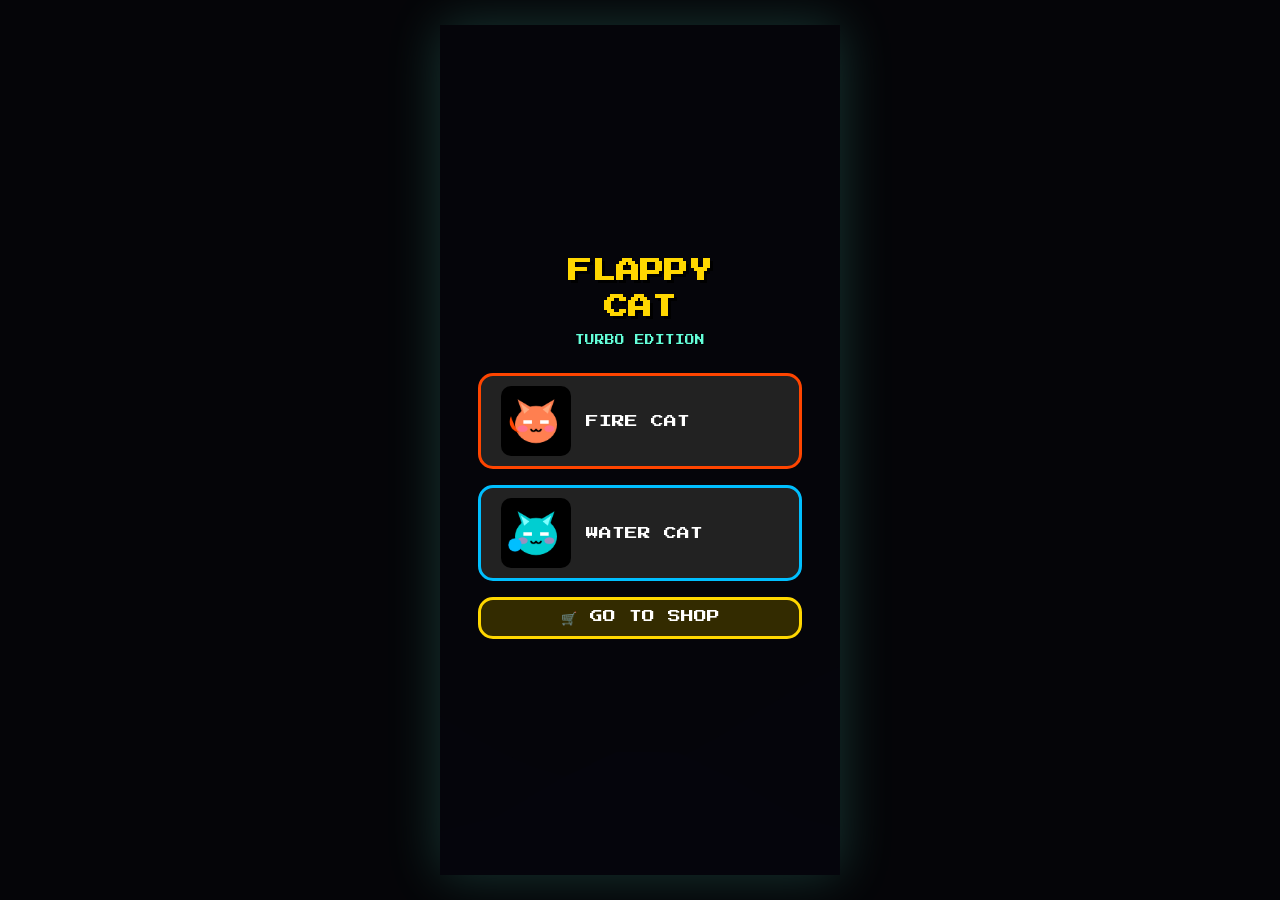
<file: flappycat.html>
<!DOCTYPE html>
<html lang="en">
<head>
    <meta charset="UTF-8">
    <meta name="viewport" content="width=device-width, initial-scale=1.0, maximum-scale=1.0, user-scalable=no">
    <title>Flappy Cat: ULTIMATE EDITION (Optimized)</title>
    <style>
        @import url('https://fonts.googleapis.com/css2?family=Press+Start+2P&display=swap');
        
        * { box-sizing: border-box; margin: 0; padding: 0; user-select: none; touch-action: none; }
        
        body {
            font-family: 'Press Start 2P', cursive;
            background: #050508;
            color: #fff;
            display: flex;
            justify-content: center;
            align-items: center;
            min-height: 100vh;
            overflow: hidden;
        }

        #game-container {
            position: relative;
            width: 100%;
            max-width: 400px;
            height: 100vh;
            max-height: 850px;
            background: #000;
            overflow: hidden;
            box-shadow: 0 0 50px rgba(100, 255, 218, 0.2);
            /* CSS Optimization para hindi mag-flicker */
            transform: translateZ(0); 
            will-change: transform;
        }

        canvas#gameCanvas {
            display: block;
            width: 100%;
            height: 100%;
            /* CSS Optimization para sa canvas */
            image-rendering: pixelated;
        }

        /* HUD */
        #topHUD {
            position: absolute; top: 10px; width: 100%; padding: 0 15px;
            display: flex; justify-content: space-between; align-items: flex-start;
            z-index: 5; pointer-events: none;
        }
        
        #coinHUD {
            font-size: 1.2rem; color: #ffd700;
            text-shadow: 2px 2px 0 #000;
            display: flex; align-items: center; gap: 10px;
            display: none; 
        }

        #powerupHUD {
            display: flex; flex-direction: column; gap: 5px; align-items: flex-end;
        }
        .active-powerup {
            background: rgba(0,0,0,0.5); border: 2px solid; border-radius: 8px;
            padding: 5px 10px; font-size: 0.7rem; display: none;
        }
        #shieldIcon { border-color: #00ffff; color: #00ffff; }
        #magnetIcon { border-color: #ff4500; color: #ff4500; }

        #comboHUD {
            position: absolute; top: 80px; width: 100%; text-align: center;
            font-size: 1.5rem; color: #ffd700; text-shadow: 2px 2px 0 #000;
            z-index: 5; pointer-events: none; display: none;
        }

        #switchBtn {
            position: absolute; bottom: 20px; left: 50%; transform: translateX(-50%);
            padding: 15px 25px; font-size: 0.8rem; border-radius: 12px;
            border: 3px solid #fff; background: rgba(0, 0, 0, 0.8); color: #fff;
            z-index: 5; cursor: pointer; transition: all 0.1s; display: none;
            text-align: center; line-height: 1.5;
        }
        #switchBtn:active { transform: translateX(-50%) scale(0.9); }

        .overlay {
            position: absolute; top: 0; left: 0; right: 0; bottom: 0;
            background: rgba(5, 5, 10, 0.95); display: flex; flex-direction: column;
            justify-content: center; align-items: center; z-index: 10;
            padding: 20px; text-align: center; overflow-y: auto;
        }
        .overlay.hidden { display: none; }

        h1 { font-size: 1.5rem; margin-bottom: 10px; line-height: 1.5; text-shadow: 3px 3px 0 #000; }
        p { font-size: 0.6rem; color: #64ffda; margin-bottom: 20px; text-shadow: 1px 1px 0 #000; }

        .char-btn {
            background: #222; border: 3px solid;
            border-radius: 15px; padding: 10px 20px; margin: 8px; width: 90%;
            display: flex; align-items: center; justify-content: flex-start; gap: 15px;
            font-size: 0.8rem; color: #fff; cursor: pointer;
            font-family: 'Press Start 2P', cursive;
        }
        .char-btn:active { transform: scale(0.95); }
        .fire-btn { border-color: #ff4500; }
        .water-btn { border-color: #00bfff; }
        .shop-btn { border-color: #ffd700; background: #332b00; justify-content: center; }

        .preview-canvas { width: 70px; height: 70px; background: #000; border-radius: 10px; }
        .score-text { font-size: 1rem; margin-bottom: 10px; text-shadow: 2px 2px 0 #000; }

        .play-again-btn {
            background: #64ffda; color: #000; border: 4px solid #000;
            padding: 15px 25px; font-size: 0.9rem; border-radius: 10px;
            cursor: pointer; font-family: 'Press Start 2P', cursive;
            margin-top: 15px;
        }
        .play-again-btn:active { transform: translate(2px, 2px); }

        /* SHOP UI */
        #shopScreen { z-index: 20; justify-content: flex-start; padding-top: 40px; }
        .shop-header { display: flex; justify-content: space-between; width: 100%; padding: 0 20px; align-items: center; margin-bottom: 20px; }
        .shop-coins { font-size: 1.2rem; color: #ffd700; }
        
        .shop-item {
            background: #111; border: 3px solid #333; border-radius: 15px;
            padding: 10px; width: 90%; margin-bottom: 10px;
            display: flex; align-items: center; justify-content: space-between;
        }
        .shop-item-info { text-align: left; display: flex; align-items: center; gap: 10px; }
        .shop-item-title { font-size: 0.8rem; margin-bottom: 5px; }
        .shop-item-desc { font-size: 0.5rem; color: #888; }
        
        .trail-preview { width: 40px; height: 40px; background: #000; border-radius: 5px; }

        .shop-item-action {
            padding: 10px 15px; font-size: 0.7rem; font-family: 'Press Start 2P', cursive;
            border-radius: 8px; cursor: pointer; border: none;
            min-width: 90px;
        }
        .buy-btn { background: #ffd700; color: #000; }
        .equip-btn { background: #64ffda; color: #000; }
        .equipped-btn { background: #555; color: #aaa; }

        .rarity-default { border-color: #888; }
        .rarity-cute { border-color: #ff69b4; }
        .rarity-cool { border-color: #00ffff; }
        .rarity-epic { border-color: #a020f0; }
        .rarity-legendary { border-color: #ff4500; }

        .back-btn {
            background: transparent; border: 2px solid #fff; color: #fff;
            padding: 10px 15px; font-family: 'Press Start 2P', cursive;
            font-size: 0.7rem; border-radius: 8px; cursor: pointer; margin-top: 10px;
        }
    </style>
</head>
<body>

<div id="game-container">
    <canvas id="gameCanvas" width="400" height="800"></canvas>
    
    <div id="topHUD">
        <div id="coinHUD">🪙 <span id="coinCount">0</span></div>
        <div id="powerupHUD">
            <div class="active-powerup" id="shieldIcon">🛡️ SHIELD</div>
            <div class="active-powerup" id="magnetIcon">🧲 MAGNET</div>
        </div>
    </div>
    <div id="comboHUD">x1</div>
    
    <button id="switchBtn" onclick="toggleElement()">SWITCH ELEMENT</button>

    <!-- MAIN MENU -->
    <div class="overlay" id="startScreen">
        <h1 style="color:#ffd700;">FLAPPY<br>CAT</h1>
        <p>TURBO EDITION</p>
        
        <button class="char-btn fire-btn" onclick="startGame('fire')">
            <canvas id="previewFire" width="100" height="100" class="preview-canvas"></canvas>
            <span>FIRE CAT</span>
        </button>
        
        <button class="char-btn water-btn" onclick="startGame('water')">
            <canvas id="previewWater" width="100" height="100" class="preview-canvas"></canvas>
            <span>WATER CAT</span>
        </button>

        <button class="char-btn shop-btn" onclick="openShop()">
            🛒 GO TO SHOP
        </button>
    </div>

    <!-- GAME OVER -->
    <div class="overlay hidden" id="gameOverScreen">
        <h1 style="color:#ff4444;">GAME OVER</h1>
        <div class="score-text" id="finalScore" style="color:#fff;">SCORE: 0</div>
        <div class="score-text" id="finalCoins" style="color:#ffd700;">🪙 COINS: 0</div>
        <div class="score-text" id="highScore" style="color:#ffd700; margin-top:10px;">BEST: 0</div>
        <button class="play-again-btn" onclick="showStartScreen()">PLAY AGAIN</button>
        <button class="back-btn" onclick="openShop()">🛒 GO TO SHOP</button>
    </div>

    <!-- SHOP SCREEN -->
    <div class="overlay hidden" id="shopScreen">
        <div class="shop-header">
            <h1 style="color:#64ffda; font-size: 1rem; margin:0;">SHOP</h1>
            <div class="shop-coins">🪙 <span id="shopCoinCount">0</span></div>
        </div>
        <div id="shopList" style="width: 100%; display: flex; flex-direction: column; align-items: center;"></div>
        <button class="back-btn" onclick="closeShop()">BACK</button>
    </div>
</div>

<script>
    const canvas = document.getElementById('gameCanvas');
    const ctx = canvas.getContext('2d', { alpha: false }); // Alpha false = mas mabilis mag-render
    
    // UI Elements
    const startScreen = document.getElementById('startScreen');
    const gameOverScreen = document.getElementById('gameOverScreen');
    const shopScreen = document.getElementById('shopScreen');
    const switchBtn = document.getElementById('switchBtn');
    const coinHUD = document.getElementById('coinHUD');
    const coinCountEl = document.getElementById('coinCount');
    const shopCoinCountEl = document.getElementById('shopCoinCount');
    const shopList = document.getElementById('shopList');
    const comboHUD = document.getElementById('comboHUD');
    const shieldIcon = document.getElementById('shieldIcon');
    const magnetIcon = document.getElementById('magnetIcon');

    // Game State
    let frames = 0;
    let score = 0;
    let coinCount = 0;
    let gameState = 'MENU'; 
    let charType = 'fire'; 
    let shakeTime = 0;
    let countdown = 3;
    let countdownTimer = 0;

    // Combo & Powerup
    let combo = 1;
    let comboTimer = 0;
    let hasShield = false;
    let hasMagnet = false;
    let magnetTimer = 0;
    let invincibleTimer = 0;

    // Persistent Data
    let highScore = parseInt(localStorage.getItem('flappyCatBest')) || 0;
    let totalCoins = parseInt(localStorage.getItem('flappyCatCoins')) || 0;
    let ownedTrails = JSON.parse(localStorage.getItem('flappyCatOwnedTrails')) || ['default'];
    let equippedTrail = localStorage.getItem('flappyCatEquippedTrail') || 'default';

    document.getElementById('highScore').innerText = 'BEST: ' + highScore;
    updateCoinUI();

    const trails = {
        'default': { name: 'ELEMENTAL', desc: 'Circle', price: 0, class: 'rarity-default' },
        'cute': { name: 'PINK HEARTS', desc: 'Heart', price: 0, class: 'rarity-cute' },
        'cool': { name: 'ICE SHARDS', desc: 'Triangle', price: 0, class: 'rarity-cool' },
        'epic': { name: 'NEON VOID', desc: 'Square', price: 0, class: 'rarity-epic' },
        'legendary': { name: 'RAINBOW STAR', desc: 'Star', price: 0, class: 'rarity-legendary' }
    };

    const themes = [
        { bg: '#0a0a14', far: '#121226', near: '#1a1a35', weather: 'stars' },
        { bg: '#2b1055', far: '#4a1c6b', near: '#7b2cbf', weather: 'leaves' },
        { bg: '#0b1a14', far: '#143324', near: '#1d4d35', weather: 'rain' },
        { bg: '#000000', far: '#1a0033', near: '#330066', weather: 'meteors' }
    ];
    let currentThemeIndex = 0;
    let mapTransition = 0;
    let isTransitioningMap = false;

    const cat = { x: 80, y: 400, width: 50, height: 50, gravity: 0.55, velocity: 0, jump: -10.5, rotation: 0 };

    const pipes = [];
    const coins = [];
    const powerups = [];
    const weatherParticles = [];
    const pipeWidth = 70;
    let pipeGap = 260; 
    let gameSpeed = 4.8; 
    const maxGameSpeed = 12;
    let pipeSpawnRate = 105; 

    const particles = [];
    const scorePopups = [];
    const bgStars = [];
    const bgHillsFar = [];
    const bgHillsNear = [];

    for(let i=0; i<30; i++) bgStars.push({x: Math.random()*canvas.width, y: Math.random()*canvas.height, s: Math.random()*2});
    for(let i=0; i<canvas.width*2; i+=40) bgHillsFar.push({x: i, y: canvas.height - 150 + Math.sin(i*0.01)*60});
    for(let i=0; i<canvas.width*2; i+=60) bgHillsNear.push({x: i, y: canvas.height - 80 + Math.cos(i*0.015)*40});

    // AUDIO
    const AudioContext = window.AudioContext || window.webkitAudioContext;
    let audioCtx, musicInterval, currentTempo = 125;
    const BGM_VOL = 0.12, SFX_VOL = 0.3;

    function initAudio() { if (!audioCtx) audioCtx = new AudioContext(); }
    function playSound(type) {
        if (!audioCtx) return;
        const osc = audioCtx.createOscillator(); const gain = audioCtx.createGain();
        osc.connect(gain); gain.connect(audioCtx.destination);
        
        if (type === 'jump') { osc.type = 'sine'; osc.frequency.setValueAtTime(500, audioCtx.currentTime); osc.frequency.exponentialRampToValueAtTime(800, audioCtx.currentTime + 0.1); gain.gain.setValueAtTime(SFX_VOL, audioCtx.currentTime); gain.gain.exponentialRampToValueAtTime(0.001, audioCtx.currentTime + 0.1); osc.start(); osc.stop(audioCtx.currentTime + 0.1); }
        else if (type === 'score') { osc.type = 'square'; osc.frequency.setValueAtTime(1000, audioCtx.currentTime); osc.frequency.setValueAtTime(1500, audioCtx.currentTime + 0.05); gain.gain.setValueAtTime(SFX_VOL, audioCtx.currentTime); gain.gain.exponentialRampToValueAtTime(0.001, audioCtx.currentTime + 0.15); osc.start(); osc.stop(audioCtx.currentTime + 0.15); }
        else if (type === 'coin') { osc.type = 'sine'; osc.frequency.setValueAtTime(1200, audioCtx.currentTime); osc.frequency.setValueAtTime(1600, audioCtx.currentTime + 0.1); gain.gain.setValueAtTime(SFX_VOL, audioCtx.currentTime); gain.gain.exponentialRampToValueAtTime(0.001, audioCtx.currentTime + 0.2); osc.start(); osc.stop(audioCtx.currentTime + 0.2); }
        else if (type === 'hit') { osc.type = 'sawtooth'; osc.frequency.setValueAtTime(200, audioCtx.currentTime); osc.frequency.exponentialRampToValueAtTime(20, audioCtx.currentTime + 0.5); gain.gain.setValueAtTime(SFX_VOL * 2, audioCtx.currentTime); gain.gain.exponentialRampToValueAtTime(0.001, audioCtx.currentTime + 0.5); osc.start(); osc.stop(audioCtx.currentTime + 0.5); }
        else if (type === 'switch') { osc.type = 'triangle'; osc.frequency.setValueAtTime(400, audioCtx.currentTime); osc.frequency.exponentialRampToValueAtTime(1200, audioCtx.currentTime + 0.15); gain.gain.setValueAtTime(SFX_VOL, audioCtx.currentTime); gain.gain.exponentialRampToValueAtTime(0.001, audioCtx.currentTime + 0.15); osc.start(); osc.stop(audioCtx.currentTime + 0.15); }
        else if (type === 'buy') { osc.type = 'square'; osc.frequency.setValueAtTime(400, audioCtx.currentTime); osc.frequency.setValueAtTime(800, audioCtx.currentTime + 0.1); osc.frequency.setValueAtTime(1200, audioCtx.currentTime + 0.2); gain.gain.setValueAtTime(SFX_VOL, audioCtx.currentTime); gain.gain.exponentialRampToValueAtTime(0.001, audioCtx.currentTime + 0.3); osc.start(); osc.stop(audioCtx.currentTime + 0.3); }
        else if (type === 'powerup') { osc.type = 'sine'; osc.frequency.setValueAtTime(600, audioCtx.currentTime); osc.frequency.exponentialRampToValueAtTime(2000, audioCtx.currentTime + 0.3); gain.gain.setValueAtTime(SFX_VOL, audioCtx.currentTime); gain.gain.exponentialRampToValueAtTime(0.001, audioCtx.currentTime + 0.4); osc.start(); osc.stop(audioCtx.currentTime + 0.4); }
        else if (type === 'shield_break') { osc.type = 'sawtooth'; osc.frequency.setValueAtTime(800, audioCtx.currentTime); osc.frequency.exponentialRampToValueAtTime(100, audioCtx.currentTime + 0.4); gain.gain.setValueAtTime(SFX_VOL * 1.5, audioCtx.currentTime); gain.gain.exponentialRampToValueAtTime(0.001, audioCtx.currentTime + 0.4); osc.start(); osc.stop(audioCtx.currentTime + 0.4); }
    }

    function startBGM() {
        if (!audioCtx) return;
        clearInterval(musicInterval);
        const melody = [523, 659, 784, 1046, 784, 659, 523, 392]; 
        let step = 0;
        
        musicInterval = setInterval(() => {
            if (gameState !== 'PLAYING') return;
            let time = audioCtx.currentTime;
            
            const osc = audioCtx.createOscillator(); const gain = audioCtx.createGain();
            osc.connect(gain); gain.connect(audioCtx.destination);
            osc.type = 'square'; osc.frequency.setValueAtTime(melody[step % melody.length], time);
            gain.gain.setValueAtTime(BGM_VOL, time); gain.gain.exponentialRampToValueAtTime(0.001, time + 0.08);
            osc.start(time); osc.stop(time + 0.08);
            
            if (step % 2 === 0) {
                const bassOsc = audioCtx.createOscillator(); const bassGain = audioCtx.createGain();
                bassOsc.connect(bassGain); bassGain.connect(audioCtx.destination);
                bassOsc.type = 'sawtooth'; bassOsc.frequency.setValueAtTime(step % 4 === 0 ? 130 : 98, time);
                bassGain.gain.setValueAtTime(BGM_VOL * 1.5, time); bassGain.gain.exponentialRampToValueAtTime(0.001, time + 0.15);
                bassOsc.start(time); bassOsc.stop(time + 0.15);
            }
            step++;
        }, currentTempo);
    }
    function stopBGM() { clearInterval(musicInterval); }

    // UI FUNCTIONS
    function updateCoinUI() {
        coinCountEl.innerText = coinCount;
        shopCoinCountEl.innerText = totalCoins;
    }

    function openShop() {
        startScreen.classList.add('hidden'); gameOverScreen.classList.add('hidden'); shopScreen.classList.remove('hidden');
        renderShop();
    }

    function closeShop() {
        shopScreen.classList.add('hidden'); showStartScreen();
    }

    function drawTrailPreview(canvasId, trailKey) {
        const c = document.getElementById(canvasId);
        const cx = c.getContext('2d');
        cx.clearRect(0, 0, c.width, c.height);
        let color = '#fff', shape = 'circle';
        if (trailKey === 'cute') { color = '#ff69b4'; shape = 'heart'; }
        else if (trailKey === 'cool') { color = '#00ffff'; shape = 'triangle'; }
        else if (trailKey === 'epic') { color = '#a020f0'; shape = 'square'; }
        else if (trailKey === 'legendary') { color = '#ffd700'; shape = 'star'; }
        else { color = '#ff4500'; shape = 'circle'; }

        cx.fillStyle = color;
        cx.translate(c.width/2, c.height/2);
        
        if (shape === 'heart') {
            cx.beginPath(); cx.moveTo(0, 5); cx.bezierCurveTo(0, 0, -12, 0, -12, 8); cx.bezierCurveTo(-12, 15, 0, 20, 0, 25); cx.bezierCurveTo(0, 20, 12, 15, 12, 8); cx.bezierCurveTo(12, 0, 0, 0, 0, 5); cx.fill();
        } else if (shape === 'triangle') {
            cx.beginPath(); cx.moveTo(0, -15); cx.lineTo(12, 10); cx.lineTo(-12, 10); cx.closePath(); cx.fill();
        } else if (shape === 'square') {
            cx.fillRect(-10, -10, 20, 20);
        } else if (shape === 'star') {
            cx.beginPath(); for (let i = 0; i < 5; i++) { cx.lineTo(Math.cos((18 + i * 72) / 180 * Math.PI) * 15, -Math.sin((18 + i * 72) / 180 * Math.PI) * 15); cx.lineTo(Math.cos((54 + i * 72) / 180 * Math.PI) * 7.5, -Math.sin((54 + i * 72) / 180 * Math.PI) * 7.5); } cx.closePath(); cx.fill();
        } else {
            cx.beginPath(); cx.arc(0, 0, 15, 0, Math.PI * 2); cx.fill();
        }
    }

    function renderShop() {
        shopList.innerHTML = '';
        for (const [key, item] of Object.entries(trails)) {
            let isOwned = ownedTrails.includes(key);
            let isEquipped = equippedTrail === key;
            let btnHTML = isEquipped ? `<button class="shop-item-action equipped-btn">EQUIPPED</button>` :
                          isOwned ? `<button class="shop-item-action equip-btn" onclick="equipTrail('${key}')">EQUIP</button>` :
                          `<button class="shop-item-action buy-btn" onclick="buyTrail('${key}', ${item.price})">FREE</button>`;

            let itemDiv = document.createElement('div');
            itemDiv.className = `shop-item ${item.class}`;
            itemDiv.innerHTML = `
                <div class="shop-item-info">
                    <canvas id="preview-${key}" width="40" height="40" class="trail-preview"></canvas>
                    <div><div class="shop-item-title">${item.name}</div><div class="shop-item-desc">${item.desc}</div></div>
                </div>${btnHTML}`;
            shopList.appendChild(itemDiv);
            drawTrailPreview(`preview-${key}`, key);
        }
    }

    function buyTrail(key, price) {
        totalCoins -= price; ownedTrails.push(key); equippedTrail = key; 
        localStorage.setItem('flappyCatCoins', totalCoins); localStorage.setItem('flappyCatOwnedTrails', JSON.stringify(ownedTrails)); localStorage.setItem('flappyCatEquippedTrail', equippedTrail);
        playSound('buy'); updateCoinUI(); renderShop();
    }

    function equipTrail(key) {
        equippedTrail = key; localStorage.setItem('flappyCatEquippedTrail', equippedTrail);
        playSound('switch'); renderShop();
    }

    // GAME MECHANICS
    function resetGame() {
        frames = 0; score = 0; coinCount = 0; combo = 1; comboTimer = 0;
        cat.y = 400; cat.velocity = 0; cat.rotation = 0;
        pipes.length = 0; coins.length = 0; powerups.length = 0; particles.length = 0; scorePopups.length = 0; weatherParticles.length = 0;
        gameSpeed = 4.8; pipeGap = 260; currentTempo = 125; shakeTime = 0;
        currentThemeIndex = 0; isTransitioningMap = false; mapTransition = 0;
        hasShield = false; hasMagnet = false; magnetTimer = 0; invincibleTimer = 0;
        shieldIcon.style.display = 'none'; magnetIcon.style.display = 'none';
        comboHUD.style.display = 'none';
        updateCoinUI();
    }

    function startGame(type) {
        initAudio(); charType = type; resetGame();
        startScreen.classList.add('hidden'); gameOverScreen.classList.add('hidden'); shopScreen.classList.add('hidden');
        switchBtn.style.display = 'block'; coinHUD.style.display = 'flex';
        updateSwitchBtnStyle();
        gameState = 'COUNTDOWN'; countdown = 3; countdownTimer = 0;
        startBGM(); loop();
    }

    function showStartScreen() {
        gameState = 'MENU'; stopBGM(); switchBtn.style.display = 'none'; coinHUD.style.display = 'none';
        startScreen.classList.remove('hidden'); gameOverScreen.classList.add('hidden'); shopScreen.classList.add('hidden');
        document.getElementById('highScore').innerText = 'BEST: ' + highScore;
        renderPreviews(); draw(); 
    }

    function gameOverAction() {
        if (invincibleTimer > 0) return; 

        if (hasShield) {
            hasShield = false; shieldIcon.style.display = 'none'; invincibleTimer = 60; shakeTime = 15;
            playSound('shield_break');
            for(let i=0; i<10; i++) {
                let angle = Math.random() * Math.PI * 2;
                particles.push({ x: cat.x + 25, y: cat.y + 25, size: Math.random() * 6 + 3, life: 1, color: '#00ffff', vx: Math.cos(angle) * 8, vy: Math.sin(angle) * 8, shape: 'circle', angle: 0 });
            }
            return; 
        }

        gameState = 'GAMEOVER'; stopBGM(); playSound('hit'); shakeTime = 20; 
        
        for(let i=0; i<20; i++) {
            let angle = Math.random() * Math.PI * 2;
            particles.push({ x: cat.x + 25, y: cat.y + 25, size: Math.random() * 10 + 4, life: 1, color: charType === 'fire' ? '#ff4500' : '#00bfff', vx: Math.cos(angle) * (Math.random() * 12 + 4), vy: Math.sin(angle) * (Math.random() * 12 + 4), shape: 'circle', angle: 0 });
        }

        switchBtn.style.display = 'none'; coinHUD.style.display = 'none';
        totalCoins += coinCount; localStorage.setItem('flappyCatCoins', totalCoins);
        if (score > highScore) { highScore = score; localStorage.setItem('flappyCatBest', highScore); }
        
        document.getElementById('finalScore').innerText = 'SCORE: ' + score;
        document.getElementById('finalCoins').innerText = '🪙 COINS: ' + coinCount;
        document.getElementById('highScore').innerText = 'BEST: ' + highScore;
        
        setTimeout(() => { gameOverScreen.classList.remove('hidden'); updateCoinUI(); }, 500);
    }

    function jump() {
        if (gameState !== 'PLAYING') return;
        cat.velocity = cat.jump; playSound('jump');
        if(particles.length < 50) {
            for (let i=0; i<3; i++) {
                particles.push({ x: cat.x + 25, y: cat.y + 45, size: Math.random() * 6 + 2, life: 1, color: '#fff', vx: (Math.random() - 0.5) * 8, vy: Math.random() * 5 + 2, shape: 'circle', angle: 0 });
            }
        }
    }

    function toggleElement() {
        if (gameState !== 'PLAYING') return;
        charType = charType === 'fire' ? 'water' : 'fire';
        playSound('switch');
        updateSwitchBtnStyle();
    }

    function updateSwitchBtnStyle() {
        if (charType === 'fire') {
            switchBtn.style.borderColor = '#00bfff'; switchBtn.style.color = '#00bfff';
            switchBtn.innerText = 'SWITCH TO WATER 💧';
        } else {
            switchBtn.style.borderColor = '#ff4500'; switchBtn.style.color = '#ff4500';
            switchBtn.innerText = 'SWITCH TO FIRE 🔥';
        }
    }

    canvas.addEventListener('touchstart', (e) => { e.preventDefault(); jump(); }, {passive: false});
    canvas.addEventListener('mousedown', () => jump());
    document.addEventListener('keydown', (e) => { 
        if (e.code === 'Space') jump(); 
        if (e.code === 'KeyE') toggleElement();
    });

    // DRAWING FUNCTIONS (SIMPLIFIED FOR SPEED)
    function drawCat(targetCtx, cx, cy, type, velocity, scale = 1.0) {
        targetCtx.save();
        targetCtx.translate(cx, cy);
        targetCtx.scale(scale, scale);
        targetCtx.rotate(Math.min(Math.PI/2, Math.max(-Math.PI/4, velocity * 0.04)));

        if (hasShield) {
            targetCtx.beginPath(); targetCtx.arc(0, 0, 38, 0, Math.PI * 2);
            targetCtx.strokeStyle = '#00ffff'; targetCtx.lineWidth = 3; targetCtx.stroke();
        }
        if (invincibleTimer > 0 && Math.floor(frames / 5) % 2 === 0) targetCtx.globalAlpha = 0.4;

        // WALANG shadowBlur para mabilis
        targetCtx.fillStyle = type === 'fire' ? '#ff7f50' : '#00ced1';
        
        targetCtx.beginPath(); targetCtx.ellipse(0, 0, 25, 22, 0, 0, Math.PI * 2); targetCtx.fill();
        targetCtx.beginPath(); targetCtx.moveTo(-15, -10); targetCtx.lineTo(-22, -30); targetCtx.lineTo(-5, -20); targetCtx.fill();
        targetCtx.beginPath(); targetCtx.moveTo(15, -10); targetCtx.lineTo(22, -30); targetCtx.lineTo(5, -20); targetCtx.fill();
        
        targetCtx.fillStyle = type === 'fire' ? '#ffaa80' : '#80ffff';
        targetCtx.beginPath(); targetCtx.moveTo(-14, -13); targetCtx.lineTo(-18, -25); targetCtx.lineTo(-8, -18); targetCtx.fill();
        targetCtx.beginPath(); targetCtx.moveTo(14, -13); targetCtx.lineTo(18, -25); targetCtx.lineTo(8, -18); targetCtx.fill();

        let isBlinking = (frames % 200 < 10);
        targetCtx.fillStyle = '#fff';
        if (!isBlinking) {
            targetCtx.beginPath(); targetCtx.arc(-10, -5, 9, 0, Math.PI*2); targetCtx.fill();
            targetCtx.beginPath(); targetCtx.arc(10, -5, 9, 0, Math.PI*2); targetCtx.fill();
        } else {
            targetCtx.fillRect(-15, -5, 10, 4); targetCtx.fillRect(5, -5, 10, 4);
        }
        
        if (!isBlinking) {
            targetCtx.fillStyle = '#000';
            targetCtx.beginPath(); targetCtx.arc(-8, -5, 5, 0, Math.PI*2); targetCtx.fill();
            targetCtx.beginPath(); targetCtx.arc(12, -5, 5, 0, Math.PI*2); targetCtx.fill();
        }

        targetCtx.fillStyle = 'rgba(255, 105, 180, 0.6)';
        targetCtx.beginPath(); targetCtx.ellipse(-16, 5, 6, 4, 0, 0, Math.PI*2); targetCtx.fill();
        targetCtx.beginPath(); targetCtx.ellipse(16, 5, 6, 4, 0, 0, Math.PI*2); targetCtx.fill();

        targetCtx.strokeStyle = '#000'; targetCtx.lineWidth = 2;
        targetCtx.beginPath(); targetCtx.arc(-3, 5, 3, 0, Math.PI, false); targetCtx.stroke();
        targetCtx.beginPath(); targetCtx.arc(3, 5, 3, 0, Math.PI, false); targetCtx.stroke();

        targetCtx.fillStyle = type === 'fire' ? '#ff4500' : '#00bfff';
        targetCtx.beginPath();
        let tailWag = Math.sin(frames * 0.2) * 5;
        if (type === 'fire') {
            targetCtx.moveTo(-20, 10); targetCtx.quadraticCurveTo(-35, 5 + tailWag, -30, -10); targetCtx.quadraticCurveTo(-25, 5, -20, 10);
        } else {
            targetCtx.arc(-25, 10 + tailWag, 8, 0, Math.PI*2);
        }
        targetCtx.fill();
        targetCtx.restore();
    }

    function renderPreviews() {
        const fireCanvas = document.getElementById('previewFire');
        const fireCtx = fireCanvas.getContext('2d');
        fireCtx.clearRect(0, 0, fireCanvas.width, fireCanvas.height);
        drawCat(fireCtx, 50, 55, 'fire', 0, 1.2);

        const waterCanvas = document.getElementById('previewWater');
        const waterCtx = waterCanvas.getContext('2d');
        waterCtx.clearRect(0, 0, waterCanvas.width, waterCanvas.height);
        drawCat(waterCtx, 50, 55, 'water', 0, 1.2);
    }

    function drawCoins() {
        coins.forEach(coin => {
            ctx.save(); ctx.translate(coin.x, coin.y);
            ctx.scale(Math.cos(coin.angle), 1);
            ctx.fillStyle = '#ffd700'; ctx.beginPath(); ctx.arc(0, 0, 12, 0, Math.PI*2); ctx.fill();
            ctx.fillStyle = '#ffb300'; ctx.beginPath(); ctx.arc(0, 0, 8, 0, Math.PI*2); ctx.fill();
            ctx.restore();
        });
    }

    function drawPowerups() {
        powerups.forEach(p => {
            ctx.save(); ctx.translate(p.x, p.y); ctx.rotate(p.angle);
            ctx.fillStyle = p.type === 'shield' ? '#00ffff' : '#ff4500';
            ctx.beginPath(); ctx.arc(0, 0, 15, 0, Math.PI*2); ctx.fill();
            ctx.fillStyle = '#000'; ctx.font = '16px Arial'; ctx.textAlign = 'center'; ctx.textBaseline = 'middle';
            ctx.fillText(p.type === 'shield' ? '🛡️' : '🧲', 0, 0);
            ctx.restore();
        });
    }

    function drawPipes() {
        // PINASIMPLE: Walang gradients, solid colors lang para 0 lag
        pipes.forEach(pipe => {
            let isGhost = (pipe.type === charType);
            ctx.globalAlpha = isGhost ? 0.3 : 1.0;
            
            let cMain = '#2ecc71', cDark = '#145a32';
            if (pipe.type === 'fire') { cMain = '#ff4500'; cDark = '#8b0000'; }
            else if (pipe.type === 'water') { cMain = '#00bfff'; cDark = '#00008b'; }

            ctx.fillStyle = cMain;
            ctx.fillRect(pipe.x, 0, pipeWidth, pipe.topHeight);
            ctx.fillRect(pipe.x - 5, pipe.topHeight - 25, pipeWidth + 10, 25);
            ctx.fillRect(pipe.x, pipe.topHeight + pipeGap, pipeWidth, canvas.height);
            ctx.fillRect(pipe.x - 5, pipe.topHeight + pipeGap, pipeWidth + 10, 25);

            // Shadows/Borders
            ctx.fillStyle = cDark;
            ctx.fillRect(pipe.x, pipe.topHeight - 5, pipeWidth, 5);
            ctx.fillRect(pipe.x, pipe.topHeight + pipeGap, pipeWidth, 5);
            
            ctx.globalAlpha = 1.0;
        });
    }

    function drawParticles() {
        particles.forEach((p) => {
            ctx.fillStyle = p.color;
            ctx.globalAlpha = p.life;
            
            ctx.save();
            ctx.translate(p.x, p.y);
            ctx.rotate(p.angle);
            
            if (p.shape === 'heart') {
                let s = p.size * 1.2; 
                ctx.beginPath(); ctx.moveTo(0, s * 0.3); ctx.bezierCurveTo(0, 0, -s, 0, -s, s * 0.6); ctx.bezierCurveTo(-s, s * 1.2, 0, s * 1.5, 0, s * 1.8); ctx.bezierCurveTo(0, s * 1.5, s, s * 1.2, s, s * 0.6); ctx.bezierCurveTo(s, 0, 0, 0, 0, s * 0.3); ctx.fill();
            } else if (p.shape === 'triangle') {
                let s = p.size * 1.5;
                ctx.beginPath(); ctx.moveTo(0, -s); ctx.lineTo(s * 0.8, s); ctx.lineTo(-s * 0.8, s); ctx.closePath(); ctx.fill();
            } else if (p.shape === 'square') {
                let s = p.size * 1.2; ctx.fillRect(-s/2, -s/2, s, s);
            } else if (p.shape === 'star') {
                let s = p.size * 1.5;
                ctx.beginPath(); for (let i = 0; i < 5; i++) { ctx.lineTo(Math.cos((18 + i * 72) / 180 * Math.PI) * s, -Math.sin((18 + i * 72) / 180 * Math.PI) * s); ctx.lineTo(Math.cos((54 + i * 72) / 180 * Math.PI) * s / 2, -Math.sin((54 + i * 72) / 180 * Math.PI) * s / 2); } ctx.closePath(); ctx.fill();
            } else {
                ctx.beginPath(); ctx.arc(0, 0, p.size, 0, Math.PI * 2); ctx.fill();
            }
            ctx.restore();
        });
        ctx.globalAlpha = 1;
    }

    function drawWeather() {
        let theme = themes[currentThemeIndex];
        if (frames % 3 === 0 && weatherParticles.length < 30) { // Limitahan ang weather particles
            if (theme.weather === 'rain') weatherParticles.push({x: Math.random()*canvas.width, y: -10, vx: -gameSpeed*0.5, vy: 15, size: 2, color: '#00bfff'});
            else if (theme.weather === 'leaves') weatherParticles.push({x: Math.random()*canvas.width, y: -10, vx: -gameSpeed*0.5, vy: 2, size: 4, color: '#ff8c00', angle: Math.random()*Math.PI});
            else if (theme.weather === 'meteors' && Math.random() > 0.5) weatherParticles.push({x: Math.random()*canvas.width, y: -10, vx: -gameSpeed, vy: 10, size: 3, color: '#a020f0'});
        }

        weatherParticles.forEach((wp, index) => {
            wp.x += wp.vx; wp.y += wp.vy;
            ctx.fillStyle = wp.color;
            ctx.globalAlpha = 0.6;
            
            if (theme.weather === 'rain') ctx.fillRect(wp.x, wp.y, 2, 10);
            else if (theme.weather === 'leaves') { ctx.save(); ctx.translate(wp.x, wp.y); ctx.rotate(frames*0.05); ctx.fillRect(-wp.size/2, -wp.size/2, wp.size, wp.size); ctx.restore(); }
            else { ctx.beginPath(); ctx.arc(wp.x, wp.y, wp.size, 0, Math.PI*2); ctx.fill(); }
            
            ctx.globalAlpha = 1;
            if (wp.y > canvas.height) weatherParticles.splice(index, 1);
        });
    }

    function drawBackground() {
        let currentTheme = themes[currentThemeIndex];
        ctx.fillStyle = currentTheme.bg; ctx.fillRect(0,0,canvas.width, canvas.height);
        
        // Simpleng Background Hills (Bawas lag)
        ctx.fillStyle = currentTheme.far;
        ctx.beginPath(); ctx.moveTo(0, canvas.height);
        bgHillsFar.forEach(pt => {
            pt.x -= gameSpeed * 0.3; if(pt.x < -20) pt.x = canvas.width + 20;
            ctx.lineTo(pt.x, pt.y);
        });
        ctx.lineTo(canvas.width, canvas.height); ctx.fill();

        ctx.fillStyle = currentTheme.near;
        ctx.beginPath(); ctx.moveTo(0, canvas.height);
        bgHillsNear.forEach(pt => {
            pt.x -= gameSpeed * 0.6; if(pt.x < -30) pt.x = canvas.width + 30;
            ctx.lineTo(pt.x, pt.y);
        });
        ctx.lineTo(canvas.width, canvas.height); ctx.fill();

        drawWeather();
    }

    // MAIN LOOP (Naka-frame limit para pantay-pantay sa lahat ng phone)
    let lastTime = 0;
    const fpsInterval = 1000 / 60; // 60 FPS Lock

    function update() {
        if (gameState === 'COUNTDOWN') {
            countdownTimer++;
            if (countdownTimer >= 60) { countdown--; countdownTimer = 0; if (countdown <= 0) gameState = 'PLAYING'; }
            return;
        }
        if (gameState !== 'PLAYING') return;

        frames++;
        cat.velocity += cat.gravity;
        cat.y += cat.velocity;

        if (combo > 1) {
            comboTimer--;
            if (comboTimer <= 0) { combo = 1; comboHUD.style.display = 'none'; }
        }

        if (invincibleTimer > 0) invincibleTimer--;
        if (hasMagnet) {
            magnetTimer--;
            if (magnetTimer <= 0) { hasMagnet = false; magnetIcon.style.display = 'none'; }
        }

        // Particle Spawns (Nilimitahan)
        if (frames % 4 === 0 && particles.length < 60) {
            let pColor = '#fff', pSize = Math.random() * 8 + 6, pShape = 'circle', pAngle = 0;
            if (equippedTrail === 'cute') { pColor = Math.random() > 0.5 ? '#ff69b4' : '#ff1493'; pShape = 'heart'; }
            else if (equippedTrail === 'cool') { pColor = Math.random() > 0.5 ? '#00ffff' : '#1e90ff'; pShape = 'triangle'; }
            else if (equippedTrail === 'epic') { pColor = Math.random() > 0.5 ? '#a020f0' : '#39ff14'; pShape = 'square'; pAngle = Math.random() * Math.PI; }
            else if (equippedTrail === 'legendary') { pColor = `hsl(${(frames*5)%360}, 100%, 60%)`; pShape = 'star'; }
            else { pColor = charType === 'fire' ? '#ff4500' : '#00bfff'; pShape = 'circle'; }

            particles.push({ x: cat.x + 10, y: cat.y + 25, size: pSize, life: 1, color: pColor, vx: -4 - Math.random() * 5, vy: (Math.random() - 0.5) * 3, shape: pShape, angle: pAngle });
        }

        for (let i = particles.length - 1; i >= 0; i--) {
            let p = particles[i];
            p.x += p.vx; p.y += p.vy; p.life -= 0.04; p.size *= 0.96; p.angle += 0.05; 
            if (p.life <= 0) particles.splice(i, 1);
        }

        for (let i = scorePopups.length - 1; i >= 0; i--) {
            let sp = scorePopups[i]; sp.y -= 2; sp.life -= 0.03;
            if (sp.life <= 0) scorePopups.splice(i, 1);
        }

        if (frames % pipeSpawnRate === 0) {
            const topHeight = Math.floor(Math.random() * (canvas.height - pipeGap - 200)) + 100;
            let type = 'normal', rand = Math.random();
            if (rand > 0.65) type = 'fire'; else if (rand > 0.35) type = 'water';
            pipes.push({ x: canvas.width + 50, topHeight: topHeight, scored: false, type: type });

            if (Math.random() > 0.3) coins.push({ x: canvas.width + 85, y: topHeight + (pipeGap / 2), baseY: topHeight + (pipeGap / 2), angle: Math.random() * Math.PI });
            if (Math.random() > 0.85) powerups.push({ x: canvas.width + 120, y: topHeight + (pipeGap / 2) + (Math.random() > 0.5 ? 60 : -60), type: Math.random() > 0.5 ? 'shield' : 'magnet', angle: 0 });
        }

        for (let i = powerups.length - 1; i >= 0; i--) {
            let p = powerups[i]; p.x -= gameSpeed; p.angle += 0.05;
            let dx = (cat.x + cat.width/2) - p.x, dy = (cat.y + cat.height/2) - p.y;
            if (Math.sqrt(dx*dx + dy*dy) < 40) {
                if (p.type === 'shield') { hasShield = true; shieldIcon.style.display = 'block'; }
                else if (p.type === 'magnet') { hasMagnet = true; magnetTimer = 300; magnetIcon.style.display = 'block'; }
                playSound('powerup'); powerups.splice(i, 1);
            } else if (p.x < -50) powerups.splice(i, 1);
        }

        for (let i = coins.length - 1; i >= 0; i--) {
            let coin = coins[i]; coin.x -= gameSpeed; coin.angle += 0.1; coin.y = coin.baseY + Math.sin(coin.angle) * 15;
            
            if (hasMagnet) {
                let dx = (cat.x + cat.width/2) - coin.x, dy = (cat.y + cat.height/2) - coin.y, dist = Math.sqrt(dx*dx + dy*dy);
                if (dist < 250) { coin.x += (dx / dist) * 12; coin.y += (dy / dist) * 12; coin.baseY = coin.y; }
            }

            let dx = (cat.x + cat.width/2) - coin.x, dy = (cat.y + cat.height/2) - coin.y;
            if (Math.sqrt(dx*dx + dy*dy) < 35) {
                coins.splice(i, 1); coinCount++; updateCoinUI(); playSound('coin');
                combo++; comboTimer = 180;
                comboHUD.innerText = `x${combo}`; comboHUD.style.display = 'block';
                score += 1 * combo; scorePopups.push({x: coin.x, y: coin.y, text: `+${1*combo}🪙`, color: '#ffd700', life: 1});
            } else if (coin.x < -50) coins.splice(i, 1);
        }

        pipes.forEach((pipe, index) => {
            pipe.x -= gameSpeed;
            if (pipe.type !== charType) {
                let catBox = { x: cat.x + 12, y: cat.y + 12, w: cat.width - 24, h: cat.height - 24 };
                if (catBox.x < pipe.x + pipeWidth && catBox.x + catBox.w > pipe.x && (catBox.y < pipe.topHeight || catBox.y + catBox.h > pipe.topHeight + pipeGap)) gameOverAction();
            }

            if (pipe.x + pipeWidth < cat.x && !pipe.scored) {
                pipe.scored = true; playSound('score');
                combo++; comboTimer = 180; comboHUD.innerText = `x${combo}`; comboHUD.style.display = 'block';
                score += 1 * combo; scorePopups.push({x: cat.x + 20, y: cat.y, text: `+${1*combo}`, color: '#fff', life: 1});
                gameSpeed = Math.min(maxGameSpeed, gameSpeed + 0.04);
                currentTempo = Math.max(80, currentTempo - 0.5);
                if (pipeGap > 180 && score % 5 === 0) pipeGap -= 2; 
                if (score > 0 && score % 30 === 0 && currentThemeIndex < themes.length - 1) {
                    currentThemeIndex++; weatherParticles.length = 0;
                }
            }
            if (pipe.x + pipeWidth < -50) pipes.splice(index, 1);
        });

        if (cat.y + cat.height > canvas.height || cat.y < 0) gameOverAction();
    }

    function draw() {
        ctx.save();
        if (shakeTime > 0) { let dx = (Math.random() - 0.5) * 15; let dy = (Math.random() - 0.5) * 15; ctx.translate(dx, dy); shakeTime--; }

        drawBackground(); drawPipes(); drawCoins(); drawPowerups(); drawParticles();
        
        if (gameState === 'PLAYING' || gameState === 'COUNTDOWN') {
            drawCat(ctx, cat.x + cat.width/2, cat.y + cat.height/2 + Math.sin(frames * 0.1) * 3, charType, cat.velocity);
        }
        
        scorePopups.forEach(sp => {
            ctx.fillStyle = sp.color; ctx.globalAlpha = sp.life;
            ctx.font = '16px "Press Start 2P", cursive'; ctx.textAlign = 'center';
            ctx.fillText(sp.text, sp.x, sp.y); ctx.globalAlpha = 1;
        });

        if (gameState === 'PLAYING' || gameState === 'COUNTDOWN') {
            ctx.fillStyle = '#fff'; ctx.font = '30px "Press Start 2P", cursive'; ctx.textAlign = 'center';
            ctx.fillText(score, canvas.width / 2, 80);
        }

        if (gameState === 'COUNTDOWN') {
            ctx.fillStyle = '#ffd700'; ctx.font = '60px "Press Start 2P", cursive'; ctx.textAlign = 'center';
            ctx.fillText(countdown > 0 ? countdown : "FLY!", canvas.width / 2, canvas.height / 2);
        }
        ctx.restore();
    }

    // ETO ANG NAGPIPIGIL SA LAG (Fixed Timestep)
    function loop(time) {
        requestAnimationFrame(loop);
        
        if (gameState === 'MENU' || gameState === 'GAMEOVER' || gameState === 'SHOP') return;
        
        const elapsed = time - lastTime;
        if (elapsed > fpsInterval) {
            lastTime = time - (elapsed % fpsInterval);
            update(); 
            draw();
        }
    }

    renderPreviews();
    draw();
    requestAnimationFrame(loop);
</script>
</body>
</html>
</file>
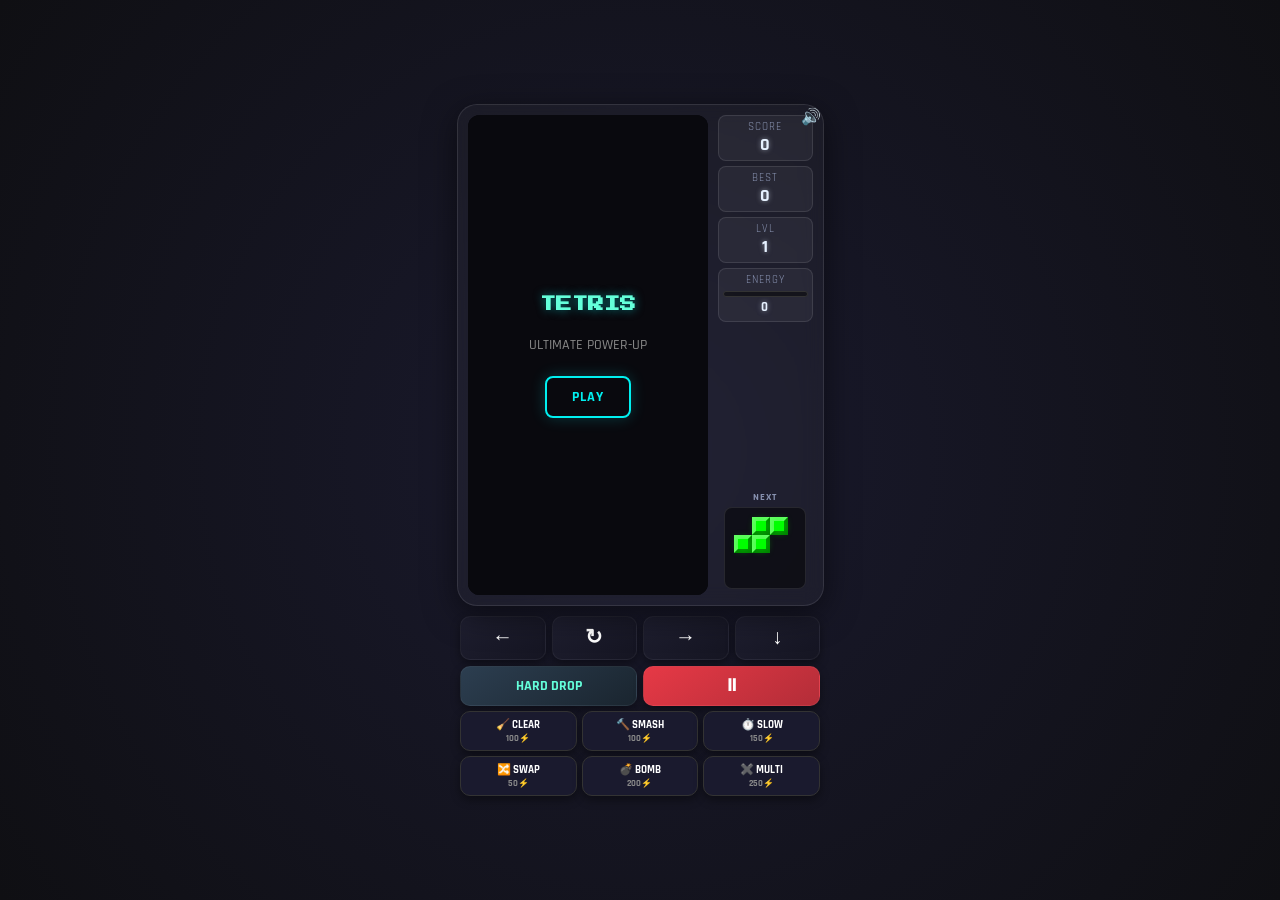
<file: tetris.html>
<!DOCTYPE html>
<html lang="en">
<head>
    <meta charset="UTF-8">
    <meta name="viewport" content="width=device-width, initial-scale=1.0, maximum-scale=1.0, user-scalable=no">
    <title>Tetris: Ultimate Power-Up</title>
    <style>
        @import url('https://fonts.googleapis.com/css2?family=Press+Start+2P&family=Rajdhani:wght@500;700&display=swap');
        * { box-sizing: border-box; margin: 0; padding: 0; user-select: none; touch-action: none; }
        body { font-family: 'Rajdhani', sans-serif; background: radial-gradient(circle at center, #1a1a2e 0%, #0f0f13 100%); color: #fff; display: flex; flex-direction: column; justify-content: center; align-items: center; min-height: 100vh; overflow: hidden; }
        .game-container { display: flex; gap: 10px; padding: 10px; background: rgba(255, 255, 255, 0.03); backdrop-filter: blur(10px); border: 1px solid rgba(255, 255, 255, 0.1); border-radius: 20px; box-shadow: 0 8px 32px 0 rgba(0, 0, 0, 0.5); position: relative; }
        .left-panel { position: relative; border-radius: 12px; overflow: hidden; box-shadow: inset 0 0 20px rgba(0,0,0,0.8); }
        canvas#gameCanvas { background-color: #0a0a0f; display: block; }
        .right-panel { display: flex; flex-direction: column; justify-content: space-between; width: 95px; }
        .stats-container { display: flex; flex-direction: column; gap: 5px; }
        .info-box { background: rgba(255, 255, 255, 0.05); border: 1px solid rgba(255, 255, 255, 0.1); padding: 4px; border-radius: 8px; text-align: center; font-size: 0.7rem; color: #8892b0; letter-spacing: 1px; position: relative; }
        .info-box span { display: block; font-size: 1.1rem; font-weight: 700; color: #e6f1ff; text-shadow: 0 0 5px rgba(230, 241, 255, 0.5); transition: color 0.3s; }
        .info-box.multiplier span { color: #ffd700; text-shadow: 0 0 10px #ffd700; }
        .energy-container { margin-top: 4px; background: rgba(0,0,0,0.5); border: 1px solid #333; border-radius: 5px; height: 6px; width: 100%; overflow: hidden; }
        .energy-bar { height: 100%; background: linear-gradient(90deg, #00f0f0, #64ffda); width: 0%; transition: width 0.3s; box-shadow: 0 0 10px #00f0f0; }
        .next-box { text-align: center; margin-top: 10px; }
        .next-box canvas { background: rgba(0,0,0,0.5); border-radius: 8px; border: 1px solid rgba(255, 255, 255, 0.1); margin-top: 4px; }
        .controls { display: grid; grid-template-columns: repeat(4, 1fr); gap: 6px; width: 100%; max-width: 360px; margin-top: 10px; }
        button { background: linear-gradient(145deg, #1e1e2f, #151522); color: #fff; border: 1px solid rgba(255, 255, 255, 0.05); border-radius: 10px; font-size: 1.3rem; padding: 8px 0; cursor: pointer; box-shadow: 0 4px 10px rgba(0,0,0,0.4); transition: all 0.1s; display: flex; justify-content: center; align-items: center; font-family: 'Rajdhani', sans-serif; font-weight: 700; }
        button:active, button.active { background: #2a2a40; transform: translateY(2px); box-shadow: 0 2px 5px rgba(0,0,0,0.4); color: #00f0f0; border-color: rgba(0, 240, 240, 0.3); }
        button.action { background: linear-gradient(145deg, #2c3e50, #1a252f); color: #64ffda; font-size: 0.85rem; grid-column: span 2; }
        .abilities { display: grid; grid-template-columns: repeat(3, 1fr); gap: 5px; width: 100%; max-width: 360px; margin-top: 5px; }
        .ability-btn { font-size: 0.7rem; padding: 6px 2px; flex-direction: column; background: #1a1a2e; border: 1px solid #333; }
        .ability-btn span { font-size: 0.55rem; color: #888; margin-top: 1px; }
        .ability-btn.ready { border-color: #00f0f0; box-shadow: 0 0 10px rgba(0,240,240,0.3); color: #00f0f0; }
        .ability-btn.ready span { color: #64ffda; }
        .overlay { position: absolute; top: 0; left: 0; right: 0; bottom: 0; background: rgba(10, 10, 15, 0.85); backdrop-filter: blur(5px); display: flex; flex-direction: column; justify-content: center; align-items: center; z-index: 10; opacity: 0; pointer-events: none; transition: opacity 0.3s; }
        .overlay.show { opacity: 1; pointer-events: auto; }
        h2 { font-family: 'Press Start 2P', cursive; color: #00f0f0; margin-bottom: 20px; text-shadow: 0 0 10px rgba(0,240,240,0.5); text-align: center; font-size: 1rem; line-height: 1.5; }
        p { font-size: 0.85rem; color: #888; margin-bottom: 20px; text-align: center; max-width: 80%; line-height: 1.4; font-weight: 500;}
        .btn-restart { padding: 10px 25px; font-size: 0.9rem; background: transparent; color: #00f0f0; border: 2px solid #00f0f0; border-radius: 8px; font-weight: 700; cursor: pointer; box-shadow: 0 0 15px rgba(0,240,240,0.2); transition: all 0.2s; font-family: 'Rajdhani', sans-serif; letter-spacing: 1px; text-transform: uppercase; }
        .btn-restart:hover { background: rgba(0,240,240,0.1); box-shadow: 0 0 20px rgba(0,240,240,0.4); }
        #levelUpNotif { font-family: 'Press Start 2P', cursive; position: absolute; top: 50%; left: 50%; transform: translate(-50%, -50%); color: #ffd700; font-size: 0.8rem; text-shadow: 0 0 20px #ffd700; opacity: 0; pointer-events: none; z-index: 20; transition: opacity 0.5s, transform 0.5s; line-height: 1.5; text-align: center; }
        #levelUpNotif.show { opacity: 1; transform: translate(-50%, -80%) scale(1.2); }
        .flash { animation: flashAnim 0.2s ease-out; }
        @keyframes flashAnim { 0% { background-color: rgba(255, 255, 255, 0.8); } 100% { background-color: transparent; } }
        .mute-btn { position: absolute; top: 2px; right: 2px; background: transparent; border: none; font-size: 1rem; cursor: pointer; color: #fff; box-shadow: none; padding: 0; }
        .mute-btn:active { transform: scale(0.9); color: #00f0f0; background: transparent; }
    </style>
</head>
<body>

<div class="game-container" id="boardWrapper">
    <div class="left-panel">
        <canvas id="gameCanvas" width="240" height="480"></canvas>
        <div id="levelUpNotif">LEVEL<br>UP!</div>
        <div class="overlay show" id="startScreen">
            <h2 style="color:#64ffda;">TETRIS</h2>
            <p>ULTIMATE POWER-UP</p>
            <button class="btn-restart" onclick="startGame()">PLAY</button>
        </div>
        <div class="overlay" id="gameOverScreen">
            <h2 style="color:#e63946;">GAME OVER</h2>
            <button class="btn-restart" onclick="startGame()">RETRY</button>
        </div>
        <div class="overlay" id="pauseScreen">
            <h2>PAUSED</h2>
            <button class="btn-restart" onclick="togglePause()">RESUME</button>
        </div>
    </div>
    <div class="right-panel">
        <div class="stats-container">
            <div class="info-box" id="scoreBox">SCORE <span id="score">0</span></div>
            <div class="info-box">BEST <span id="best">0</span></div>
            <div class="info-box">LVL <span id="level">1</span></div>
            <div class="info-box" style="padding-bottom:6px;">
                ENERGY
                <div class="energy-container"><div class="energy-bar" id="energyBar"></div></div>
                <span id="energyText" style="font-size:0.8rem; margin-top:2px;">0</span>
            </div>
        </div>
        <div class="next-box">
            <div style="font-size:0.6rem; color:#8892b0; letter-spacing:1px; font-weight:700;">NEXT</div>
            <canvas id="nextCanvas" width="80" height="80"></canvas>
            <button class="mute-btn" id="muteBtn" onclick="toggleMute()">🔊</button>
        </div>
    </div>
</div>

<div class="controls">
    <button id="btnLeft">←</button>
    <button id="btnRotate">↻</button>
    <button id="btnRight">→</button>
    <button id="btnDown">↓</button>
    <button id="btnDrop" class="action">HARD DROP</button>
    <button id="btnPause" class="action" style="background:linear-gradient(145deg, #e63946, #b32d38); color:#fff; font-size: 1.1rem;">⏸</button>
</div>

<div class="abilities">
    <button id="btnClear" class="ability-btn">🧹 CLEAR <span>100⚡</span></button>
    <button id="btnSmash" class="ability-btn">🔨 SMASH <span>100⚡</span></button>
    <button id="btnSlow" class="ability-btn">⏱️ SLOW <span>150⚡</span></button>
    <button id="btnSwap" class="ability-btn">🔀 SWAP <span>50⚡</span></button>
    <button id="btnBomb" class="ability-btn">💣 BOMB <span>200⚡</span></button>
    <button id="btnMulti" class="ability-btn">✖️ MULTI <span>250⚡</span></button>
</div>

<script>
    // --- AUDIO SYSTEM (Custom MP3) ---
    // Gagamitin nito ang "bgm.mp3" na na-upload mo sa GitHub
    const bgm = new Audio('bgm.mp3'); 
    bgm.loop = true; 
    bgm.volume = 0.6; 
    
    let isMuted = false;

    // Sound Effects (SFX)
    const AudioContext = window.AudioContext || window.webkitAudioContext;
    let audioCtx;
    function initAudio() { if (!audioCtx) audioCtx = new AudioContext(); }

    function playSound(type) {
        if (!audioCtx || isMuted) return;
        const osc = audioCtx.createOscillator(); const gain = audioCtx.createGain();
        osc.connect(gain); gain.connect(audioCtx.destination);
        if (type === 'move') { osc.type = 'sine'; osc.frequency.setValueAtTime(300, audioCtx.currentTime); gain.gain.setValueAtTime(0.2, audioCtx.currentTime); gain.gain.exponentialRampToValueAtTime(0.001, audioCtx.currentTime + 0.1); osc.start(); osc.stop(audioCtx.currentTime + 0.1); }
        else if (type === 'drop') { osc.type = 'square'; osc.frequency.setValueAtTime(100, audioCtx.currentTime); osc.frequency.exponentialRampToValueAtTime(40, audioCtx.currentTime + 0.1); gain.gain.setValueAtTime(0.3, audioCtx.currentTime); gain.gain.exponentialRampToValueAtTime(0.001, audioCtx.currentTime + 0.15); osc.start(); osc.stop(audioCtx.currentTime + 0.15); }
        else if (type === 'clear') { osc.type = 'triangle'; osc.frequency.setValueAtTime(400, audioCtx.currentTime); osc.frequency.exponentialRampToValueAtTime(800, audioCtx.currentTime + 0.2); gain.gain.setValueAtTime(0.3, audioCtx.currentTime); gain.gain.exponentialRampToValueAtTime(0.001, audioCtx.currentTime + 0.3); osc.start(); osc.stop(audioCtx.currentTime + 0.3); }
        else if (type === 'ability') { osc.type = 'sawtooth'; osc.frequency.setValueAtTime(600, audioCtx.currentTime); osc.frequency.exponentialRampToValueAtTime(200, audioCtx.currentTime + 0.3); gain.gain.setValueAtTime(0.3, audioCtx.currentTime); gain.gain.exponentialRampToValueAtTime(0.001, audioCtx.currentTime + 0.4); osc.start(); osc.stop(audioCtx.currentTime + 0.4); }
        else if (type === 'levelup') { osc.type = 'sine'; osc.frequency.setValueAtTime(400, audioCtx.currentTime); osc.frequency.exponentialRampToValueAtTime(1200, audioCtx.currentTime + 0.3); gain.gain.setValueAtTime(0.3, audioCtx.currentTime); gain.gain.exponentialRampToValueAtTime(0.001, audioCtx.currentTime + 0.4); osc.start(); osc.stop(audioCtx.currentTime + 0.4); }
    }

    function playGameOverSound() {
        if (!audioCtx || isMuted) return;
        const notes = [400, 350, 300, 200]; let i = 0;
        const playNote = () => {
            if (i >= notes.length) return;
            const osc = audioCtx.createOscillator(); const gain = audioCtx.createGain();
            osc.connect(gain); gain.connect(audioCtx.destination);
            osc.type = 'sawtooth'; osc.frequency.setValueAtTime(notes[i], audioCtx.currentTime);
            gain.gain.setValueAtTime(0.3, audioCtx.currentTime); gain.gain.exponentialRampToValueAtTime(0.001, audioCtx.currentTime + 0.3);
            osc.start(); osc.stop(audioCtx.currentTime + 0.3);
            i++; setTimeout(playNote, 300);
        };
        playNote();
    }

    function toggleMute() {
        isMuted = !isMuted;
        document.getElementById('muteBtn').innerText = isMuted ? '🔇' : '🔊';
        if (isMuted) { bgm.pause(); } else { if (!isPaused && !gameOver) bgm.play(); }
    }

    function vibrate(ms) { if (navigator.vibrate) navigator.vibrate(ms); }

    // --- GAME SETUP ---
    const canvas = document.getElementById('gameCanvas'); const ctx = canvas.getContext('2d');
    const nextCanvas = document.getElementById('nextCanvas'); const nctx = nextCanvas.getContext('2d');
    const boardWrapper = document.getElementById('boardWrapper');
    
    const COLS = 10, ROWS = 20, BLOCK_SIZE = 24, NEXT_SIZE = 18;
    
    let board = [], score = 0, lines = 0, level = 1, energy = 0;
    let bestScore = parseInt(localStorage.getItem('tetrisBest')) || 0;
    
    let dropCounter = 0, dropInterval = 750, lastTime = 0;
    let gameOver = false, isPaused = true, animationId;
    let nextPieceType; let piece = {};
    let slowActive = false, multiActive = false;

    document.getElementById('best').innerText = bestScore;
    const COLORS = [null, '#00f0f0', '#0055ff', '#ff8c00', '#ffd700', '#00ff00', '#b000ff', '#ff0033'];
    const SHAPES = [ [], [[0,0,0,0], [1,1,1,1], [0,0,0,0], [0,0,0,0]], [[2,0,0], [2,2,2], [0,0,0]], [[0,0,3], [3,3,3], [0,0,0]], [[4,4], [4,4]], [[0,5,5], [5,5,0], [0,0,0]], [[0,6,0], [6,6,6], [0,0,0]], [[7,7,0], [0,7,7], [0,0,0]] ];

    function drawBlock(context, x, y, color, size) {
        let px = x * size, py = y * size; context.fillStyle = color; context.fillRect(px, py, size, size);
        context.fillStyle = 'rgba(255, 255, 255, 0.4)'; context.beginPath(); context.moveTo(px, py); context.lineTo(px + size, py); context.lineTo(px + size - 4, py + 4); context.lineTo(px + 4, py + 4); context.lineTo(px + 4, py + size - 4); context.lineTo(px, py + size); context.fill();
        context.fillStyle = 'rgba(0, 0, 0, 0.5)'; context.beginPath(); context.moveTo(px + size, py); context.lineTo(px + size, py + size); context.lineTo(px, py + size); context.lineTo(px + 4, py + size - 4); context.lineTo(px + size - 4, py + size - 4); context.lineTo(px + size - 4, py + 4); context.fill();
        context.fillStyle = color; context.shadowBlur = 10; context.shadowColor = color; context.fillRect(px + 5, py + 5, size - 10, size - 10); context.shadowBlur = 0;
    }
    function draw() {
        ctx.fillStyle = '#0a0a0f'; ctx.fillRect(0, 0, canvas.width, canvas.height);
        ctx.strokeStyle = 'rgba(255,255,255,0.03)'; ctx.lineWidth = 1;
        for(let i=0; i<=COLS; i++) { ctx.beginPath(); ctx.moveTo(i*BLOCK_SIZE, 0); ctx.lineTo(i*BLOCK_SIZE, canvas.height); ctx.stroke(); }
        for(let j=0; j<=ROWS; j++) { ctx.beginPath(); ctx.moveTo(0, j*BLOCK_SIZE); ctx.lineTo(canvas.width, j*BLOCK_SIZE); ctx.stroke(); }
        board.forEach((row, y) => { row.forEach((val, x) => { if (val > 0) drawBlock(ctx, x, y, COLORS[val], BLOCK_SIZE); }); });
        if (piece.matrix && !gameOver && !isPaused) { piece.matrix.forEach((row, y) => { row.forEach((val, x) => { if (val > 0) drawBlock(ctx, piece.pos.x + x, piece.pos.y + y, piece.color, BLOCK_SIZE); }); }); }
    }
    function drawNext() {
        nctx.clearRect(0, 0, nextCanvas.width, nextCanvas.height); if (!nextPieceType) return;
        const matrix = SHAPES[nextPieceType], color = COLORS[nextPieceType];
        const offsetX = (4 - matrix[0].length) / 2, offsetY = (4 - matrix.length) / 2;
        matrix.forEach((row, y) => { row.forEach((val, x) => { if (val > 0) drawBlock(nctx, x + offsetX, y + offsetY, color, NEXT_SIZE); }); });
    }
    function createPiece(type) { return { matrix: JSON.parse(JSON.stringify(SHAPES[type])), color: COLORS[type], pos: { x: Math.floor(COLS / 2) - 1, y: 0 }, type: type }; }
    function initBoard() { board = Array.from({ length: ROWS }, () => Array(COLS).fill(0)); }
    function collideAt(tx, ty, tm) {
        for (let y = 0; y < tm.length; y++) { for (let x = 0; x < tm[y].length; x++) { if (tm[y][x] !== 0) { let bx = tx + x, by = ty + y; if (bx < 0 || bx >= COLS || by >= ROWS || (by >= 0 && board[by][bx] !== 0)) return true; } } } return false;
    }
    function collide() { return collideAt(piece.pos.x, piece.pos.y, piece.matrix); }
    function merge() { piece.matrix.forEach((row, y) => { row.forEach((val, x) => { if (val > 0) board[piece.pos.y + y][piece.pos.x + x] = val; }); }); addEnergy(5); }
    function rotateMatrix(m) { const N = m.length; const res = Array.from({ length: N }, () => Array(N).fill(0)); for (let y = 0; y < N; y++) for (let x = 0; x < N; x++) res[x][N - 1 - y] = m[y][x]; return res; }
    function playerRotate() {
        if (isPaused || gameOver) return; const posX = piece.pos.x; let offset = 1; piece.matrix = rotateMatrix(piece.matrix);
        while (collide()) { piece.pos.x += offset; offset = -(offset + (offset > 0 ? 1 : -1)); if (offset > piece.matrix[0].length) { piece.matrix = rotateMatrix(rotateMatrix(rotateMatrix(piece.matrix))); piece.pos.x = posX; return; } } playSound('move');
    }
    function playerDrop() { if (isPaused || gameOver) return; piece.pos.y++; if (collide()) { piece.pos.y--; merge(); clearLines(); resetPiece(); playSound('drop'); vibrate(20); } dropCounter = 0; }
    function hardDrop() { if (isPaused || gameOver) return; while (!collide()) piece.pos.y++; piece.pos.y--; merge(); clearLines(); resetPiece(); playSound('drop'); vibrate(40); dropCounter = 0; }
    function playerMove(dir) { if (isPaused || gameOver) return; piece.pos.x += dir; if (collide()) piece.pos.x -= dir; else playSound('move'); }
    function resetPiece() {
        if (nextPieceType) piece = createPiece(nextPieceType); else piece = createPiece(Math.floor(Math.random() * 7) + 1);
        nextPieceType = Math.floor(Math.random() * 7) + 1; drawNext();
        if (collide()) { gameOver = true; if (score > bestScore) { bestScore = score; localStorage.setItem('tetrisBest', bestScore); document.getElementById('best').innerText = bestScore; } document.getElementById('gameOverScreen').classList.add('show'); bgm.pause(); playGameOverSound(); cancelAnimationFrame(animationId); }
    }
    function clearLines() {
        let linesCleared = 0;
        outer: for (let y = ROWS - 1; y >= 0; y--) { for (let x = 0; x < COLS; x++) if (board[y][x] === 0) continue outer; const row = board.splice(y, 1)[0].fill(0); board.unshift(row); y++; linesCleared++; }
        if (linesCleared > 0) {
            const points = [0, 100, 300, 500, 800]; let gainedScore = points[linesCleared] * level; if (multiActive) gainedScore *= 2; 
            score += gainedScore; lines += linesCleared; addEnergy(linesCleared * 25); 
            let newLevel = Math.floor(lines / 10) + 1;
            if (newLevel > level) { level = newLevel; dropInterval = Math.max(80, 750 - ((level - 1) * 60)); document.getElementById('level').innerText = level; bgm.playbackRate = Math.min(1.5, 1.0 + ((level - 1) * 0.05)); showLevelUp(); }
            document.getElementById('score').innerText = score; playSound('clear'); vibrate([50, 50, 50]);
            boardWrapper.classList.remove('flash'); void boardWrapper.offsetWidth; boardWrapper.classList.add('flash');
        }
    }
    function showLevelUp() { const notif = document.getElementById('levelUpNotif'); notif.classList.add('show'); setTimeout(() => notif.classList.remove('show'), 1500); playSound('levelup'); }
    function addEnergy(amt) { energy = Math.min(300, energy + amt); updateEnergyUI(); }
    function updateEnergyUI() {
        document.getElementById('energyText').innerText = energy; document.getElementById('energyBar').style.width = (energy / 300 * 100) + '%';
        document.getElementById('btnClear').classList.toggle('ready', energy >= 100); document.getElementById('btnSmash').classList.toggle('ready', energy >= 100);
        document.getElementById('btnSlow').classList.toggle('ready', energy >= 150); document.getElementById('btnSwap').classList.toggle('ready', energy >= 50);
        document.getElementById('btnBomb').classList.toggle('ready', energy >= 200); document.getElementById('btnMulti').classList.toggle('ready', energy >= 250 && !multiActive);
    }
    document.getElementById('btnClear').addEventListener('click', () => { if (energy < 100 || isPaused || gameOver) return; energy -= 100; updateEnergyUI(); playSound('ability'); vibrate(100); for (let y = ROWS - 1; y >= 0; y--) { let hasBlock = false; for (let x = 0; x < COLS; x++) if (board[y][x] !== 0) hasBlock = true; if (hasBlock) { board.splice(y, 1); board.unshift(Array(COLS).fill(0)); break; } } });
    document.getElementById('btnSmash').addEventListener('click', () => { if (energy < 100 || isPaused || gameOver) return; energy -= 100; updateEnergyUI(); playSound('ability'); vibrate(100); for (let y = piece.pos.y; y < ROWS; y++) { for (let x = 0; x < piece.matrix[0].length; x++) { let bx = piece.pos.x + x; if (bx >= 0 && bx < COLS && board[y][bx] !== 0) { board[y][bx] = 0; return; } } } });
    document.getElementById('btnSlow').addEventListener('click', () => { if (energy < 150 || isPaused || gameOver) return; energy -= 150; updateEnergyUI(); playSound('ability'); vibrate(100); slowActive = true; setTimeout(() => { slowActive = false; }, 5000); });
    document.getElementById('btnSwap').addEventListener('click', () => { if (energy < 50 || isPaused || gameOver) return; energy -= 50; updateEnergyUI(); playSound('ability'); vibrate(50); let tempType = piece.type; piece = createPiece(nextPieceType); nextPieceType = tempType; drawNext(); });
    document.getElementById('btnBomb').addEventListener('click', () => { if (energy < 200 || isPaused || gameOver) return; energy -= 200; updateEnergyUI(); playSound('ability'); vibrate([100, 50, 100]); let centerX = piece.pos.x + Math.floor(piece.matrix[0].length / 2); let centerY = piece.pos.y + Math.floor(piece.matrix.length / 2); for (let y = centerY - 1; y <= centerY + 1; y++) { for (let x = centerX - 1; x <= centerX + 1; x++) { if (y >= 0 && y < ROWS && x >= 0 && x < COLS) board[y][x] = 0; } } });
    document.getElementById('btnMulti').addEventListener('click', () => { if (energy < 250 || isPaused || gameOver || multiActive) return; energy -= 250; updateEnergyUI(); playSound('ability'); vibrate(100); multiActive = true; document.getElementById('scoreBox').classList.add('multiplier'); setTimeout(() => { multiActive = false; document.getElementById('scoreBox').classList.remove('multiplier'); updateEnergyUI(); }, 10000); });

    function update(time = 0) {
        if (gameOver || isPaused) { lastTime = time; return; }
        const deltaTime = time - lastTime; lastTime = time; dropCounter += deltaTime;
        let currentInterval = slowActive ? dropInterval * 2 : dropInterval;
        if (dropCounter > currentInterval) playerDrop();
        draw(); animationId = requestAnimationFrame(update);
    }

    function togglePause() {
        if (gameOver) return; initAudio(); isPaused = !isPaused;
        document.getElementById('pauseScreen').classList.toggle('show', isPaused);
        if (!isPaused) { lastTime = performance.now(); bgm.play(); update(); } else { bgm.pause(); }
    }

    const handleBtn = (btn, action) => {
        btn.addEventListener('touchstart', (e) => { e.preventDefault(); btn.classList.add('active'); action(); }, {passive: false});
        btn.addEventListener('touchend', (e) => { e.preventDefault(); btn.classList.remove('active'); }, {passive: false});
        btn.addEventListener('mousedown', (e) => { e.preventDefault(); btn.classList.add('active'); action(); });
        btn.addEventListener('mouseup', () => btn.classList.remove('active'));
        btn.addEventListener('mouseleave', () => btn.classList.remove('active'));
    };

    handleBtn(document.getElementById('btnLeft'), () => playerMove(-1));
    handleBtn(document.getElementById('btnRight'), () => playerMove(1));
    handleBtn(document.getElementById('btnRotate'), () => playerRotate());
    handleBtn(document.getElementById('btnDown'), () => playerDrop());
    handleBtn(document.getElementById('btnDrop'), () => hardDrop());
    document.getElementById('btnPause').addEventListener('click', () => togglePause());

    let touchStartX = 0, touchStartY = 0, touchMoved = false;
    canvas.addEventListener('touchstart', (e) => { touchStartX = e.touches[0].clientX; touchStartY = e.touches[0].clientY; touchMoved = false; }, { passive: true });
    canvas.addEventListener('touchmove', (e) => {
        if (isPaused || gameOver) return;
        let dx = e.touches[0].clientX - touchStartX, dy = e.touches[0].clientY - touchStartY;
        if (Math.abs(dx) > 25 && Math.abs(dx) > Math.abs(dy)) { if (dx > 0) playerMove(1); else playerMove(-1); touchStartX = e.touches[0].clientX; touchMoved = true; }
        else if (dy > 35 && Math.abs(dy) > Math.abs(dx)) { hardDrop(); touchStartY = e.touches[0].clientY; touchMoved = true; }
    }, { passive: true });
    canvas.addEventListener('touchend', () => { if (!touchMoved && !isPaused && !gameOver) playerRotate(); }, { passive: true });

    document.addEventListener('keydown', (e) => {
        if (['ArrowUp', 'ArrowDown', 'ArrowLeft', 'ArrowRight', ' '].includes(e.key)) {
            e.preventDefault();
            if (e.key === 'ArrowUp') playerRotate(); if (e.key === 'ArrowDown') playerDrop();
            if (e.key === 'ArrowLeft') playerMove(-1); if (e.key === 'ArrowRight') playerMove(1);
            if (e.key === ' ') hardDrop(); if (e.key === 'p' || e.key === 'P') togglePause();
        }
    });

    function startGame() {
        initAudio(); initBoard();
        score = 0; lines = 0; level = 1; energy = 0;
        dropInterval = 750; slowActive = false; multiActive = false; gameOver = false; isPaused = false;
        document.getElementById('score').innerText = '0';
        document.getElementById('level').innerText = '1';
        document.getElementById('scoreBox').classList.remove('multiplier');
        updateEnergyUI();
        document.getElementById('startScreen').classList.remove('show');
        document.getElementById('gameOverScreen').classList.remove('show');
        document.getElementById('pauseScreen').classList.remove('show');
        nextPieceType = null; resetPiece();
        
        bgm.currentTime = 0;
        bgm.playbackRate = 1.0;
        bgm.play().catch(e => console.log("Tap PLAY again if audio doesn't start."));
        
        lastTime = performance.now(); update();
    }

    initBoard(); nextPieceType = null; resetPiece(); draw(); drawNext();
</script>
</body>
</html>
</file>
